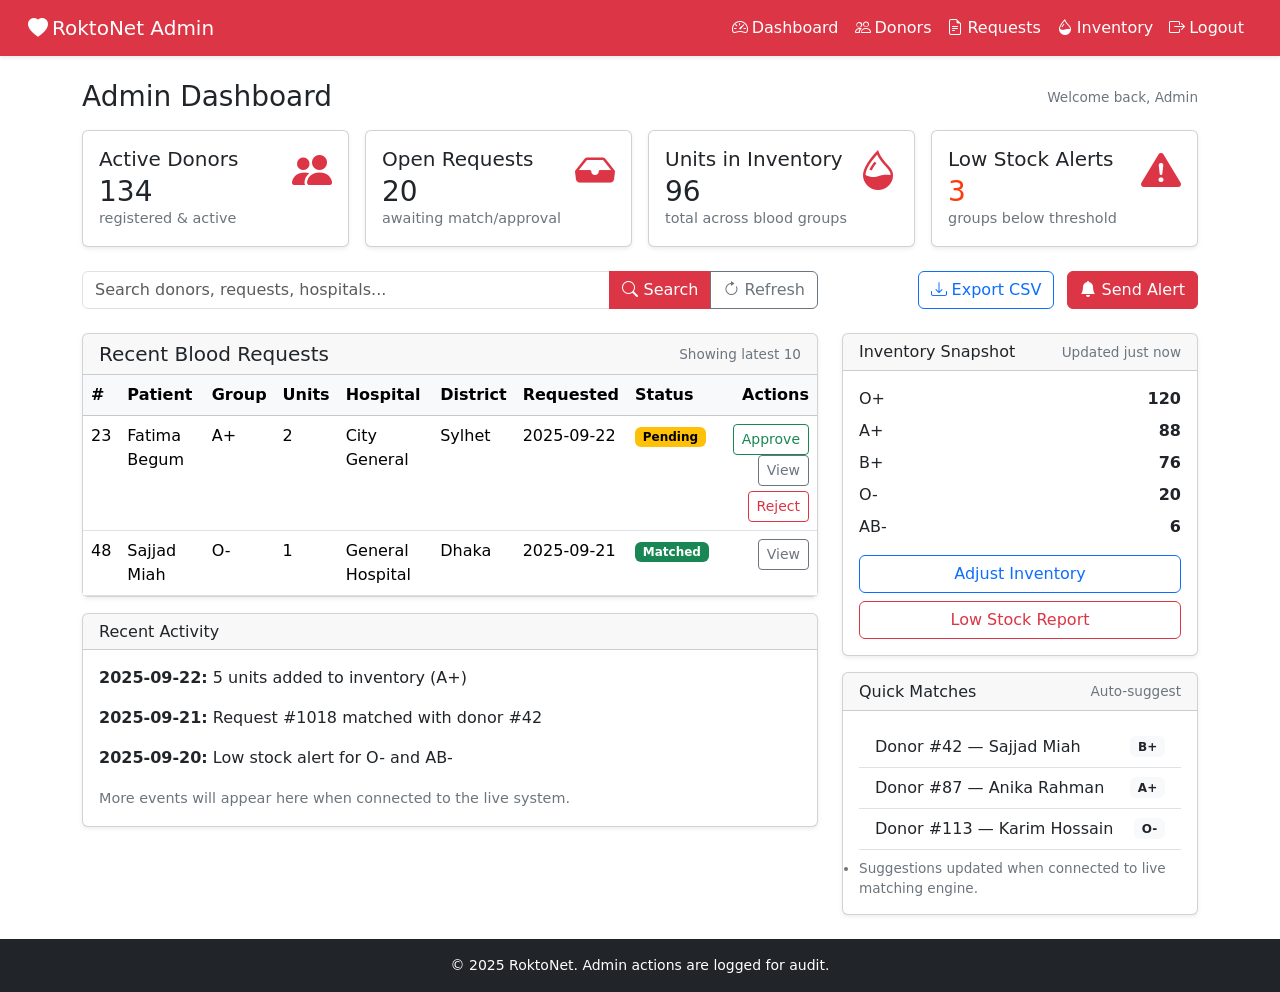
<file: admin_dashboard.html>
<!DOCTYPE html>
<html lang="en">
<head>
  <meta charset="utf-8" />
  <meta name="viewport" content="width=device-width,initial-scale=1" />
  <title>Admin Dashboard – RoktoNet</title>

  <!-- Bootstrap CSS -->
  <link href="https://cdn.jsdelivr.net/npm/bootstrap@5.3.0/dist/css/bootstrap.min.css" rel="stylesheet"/>

  <!-- Bootstrap Icons -->
  <link href="https://cdn.jsdelivr.net/npm/bootstrap-icons@1.10.5/font/bootstrap-icons.css" rel="stylesheet"/>

  <!-- Custom Styles -->
  <link rel="stylesheet" href="/static/css/style.css" />

  <style>
    .stat-card { min-height:100px; }
    .muted-small { font-size:0.9rem; color:#6c757d; }
    .table-actions .btn { padding: .25rem .5rem; }
    .badge-pending { background:#ffc107; color:#000; }
    .badge-approved { background:#198754; color:#fff; }
    .badge-rejected { background:#dc3545; color:#fff; }
    .scroll-box { max-height:300px; overflow:auto; }
    .small-muted { font-size:0.85rem; color:#6c757d; }
    .btn-outline-danger {margin-top: 5px}
  </style>
</head>
<body class="d-flex flex-column min-vh-100">

  <!-- Navbar -->
  <nav class="navbar navbar-expand-lg navbar-dark bg-danger shadow-sm">
    <div class="container-fluid">
      <a class="navbar-brand ms-3" href="index.html"><i class="bi bi-heart-fill me-1"></i>RoktoNet Admin</a>
      <div class="collapse navbar-collapse" id="navMenu">
        <ul class="navbar-nav ms-auto me-3">
          <li class="nav-item"><a class="nav-link" href="admin_dashboard.html"><i class="bi bi-speedometer2 me-1"></i>Dashboard</a></li>
          <li class="nav-item"><a class="nav-link" href="donors.html"><i class="bi bi-people me-1"></i>Donors</a></li>
          <li class="nav-item"><a class="nav-link" href="requests.html"><i class="bi bi-file-earmark-text me-1"></i>Requests</a></li>
          <li class="nav-item"><a class="nav-link" href="inventory.html"><i class="bi bi-droplet-half me-1"></i>Inventory</a></li>
          <li class="nav-item"><a class="nav-link" href="admin_login.html"><i class="bi bi-box-arrow-right me-1"></i>Logout</a></li>
        </ul>
      </div>
    </div>
  </nav>

  <!-- Main -->
  <main class="flex-grow-1 container py-4">
    <div class="d-flex justify-content-between align-items-center mb-3">
      <h3 class="mb-0">Admin Dashboard</h3>
      <div class="small-muted">Welcome back, Admin</div>
    </div>

    <!-- Top stats -->
    <div class="row g-3 mb-4">
      <div class="col-sm-6 col-md-3">
        <div class="card stat-card shadow-sm">
          <div class="card-body">
            <div class="d-flex justify-content-between">
              <div>
                <h5 class="mb-1">Active Donors</h5>
                <div class="h3 mb-0" id="stat-donors">134</div>
                <div class="muted-small">registered & active</div>
              </div>
              <div class="text-danger display-6"><i class="bi bi-people-fill"></i></div>
            </div>
          </div>
        </div>
      </div>

      <div class="col-sm-6 col-md-3">
        <div class="card stat-card shadow-sm">
          <div class="card-body">
            <div class="d-flex justify-content-between">
              <div>
                <h5 class="mb-1">Open Requests</h5>
                <div class="h3 mb-0" id="stat-requests">20</div>
                <div class="muted-small">awaiting match/approval</div>
              </div>
              <div class="text-danger display-6"><i class="bi bi-inbox-fill"></i></div>
            </div>
          </div>
        </div>
      </div>

      <div class="col-sm-6 col-md-3">
        <div class="card stat-card shadow-sm">
          <div class="card-body">
            <div class="d-flex justify-content-between">
              <div>
                <h5 class="mb-1">Units in Inventory</h5>
                <div class="h3 mb-0" id="stat-units">96</div>
                <div class="muted-small">total across blood groups</div>
              </div>
              <div class="text-danger display-6"><i class="bi bi-droplet-half"></i></div>
            </div>
          </div>
        </div>
      </div>

      <div class="col-sm-6 col-md-3">
        <div class="card stat-card shadow-sm">
          <div class="card-body">
            <div class="d-flex justify-content-between">
              <div>
                <h5 class="mb-1">Low Stock Alerts</h5>
                <div class="h3 mb-0 text-warning" id="stat-alerts">3</div>
                <div class="muted-small">groups below threshold</div>
              </div>
              <div class="text-danger display-6"><i class="bi bi-exclamation-triangle-fill"></i></div>
            </div>
          </div>
        </div>
      </div>
    </div>

    <!-- Controls row -->
    <div class="row mb-4">
      <div class="col-md-8">
        <div class="input-group">
          <input id="adminSearch" type="search" class="form-control" placeholder="Search donors, requests, hospitals..." />
          <button id="adminSearchBtn" class="btn btn-danger"><i class="bi bi-search"></i> Search</button>
          <button id="refreshBtn" class="btn btn-outline-secondary"><i class="bi bi-arrow-clockwise"></i> Refresh</button>
        </div>
      </div>
      <div class="col-md-4 text-md-end mt-2 mt-md-0">
        <button id="exportCsv" class="btn btn-outline-primary me-2"><i class="bi bi-download"></i> Export CSV</button>
        <button id="createNotice" class="btn btn-danger"><i class="bi bi-bell-fill"></i> Send Alert</button>
      </div>
    </div>

    <div class="row g-4">
      <!-- Left: Requests table -->
      <div class="col-lg-8">
        <div class="card shadow-sm">
          <div class="card-header d-flex justify-content-between align-items-center">
            <h5 class="mb-0">Recent Blood Requests</h5>
            <small class="small-muted">Showing latest 10</small>
          </div>
          <div class="card-body p-0">
            <div class="table-responsive">
              <table class="table table-hover mb-0">
                <thead class="table-light">
                  <tr>
                    <th>#</th>
                    <th>Patient</th>
                    <th>Group</th>
                    <th>Units</th>
                    <th>Hospital</th>
                    <th>District</th>
                    <th>Requested</th>
                    <th>Status</th>
                    <th class="text-end">Actions</th>
                  </tr>
                </thead>
                <tbody id="requestsTableBody">
                  <!-- JS will inject rows; sample rows below for UI -->
                  <tr>
                    <td>23</td>
                    <td>Fatima Begum</td>
                    <td>A+</td>
                    <td>2</td>
                    <td>City General</td>
                    <td>Sylhet</td>
                    <td>2025-09-22</td>
                    <td><span class="badge badge-pending">Pending</span></td>
                    <td class="text-end table-actions">
                      <button class="btn btn-sm btn-outline-success" onclick="handleApprove(1023)">Approve</button>
                      <button class="btn btn-sm btn-outline-secondary" onclick="handleView(1023)">View</button>
                      <button class="btn btn-sm btn-outline-danger" onclick="handleReject(1023)">Reject</button>
                    </td>
                  </tr>

                  <tr>
                    <td>48</td>
                    <td>Sajjad Miah</td>
                    <td>O-</td>
                    <td>1</td>
                    <td>General Hospital</td>
                    <td>Dhaka</td>
                    <td>2025-09-21</td>
                    <td><span class="badge badge-approved">Matched</span></td>
                    <td class="text-end table-actions">
                      <button class="btn btn-sm btn-outline-secondary" onclick="handleView(1018)">View</button>
                    </td>
                  </tr>

                  <!-- more rows inserted dynamically -->
                </tbody>
              </table>
            </div>
          </div>
        </div>

        <!-- Donation activity timeline -->
        <div class="card mt-3 shadow-sm">
          <div class="card-header">
            <h6 class="mb-0">Recent Activity</h6>
          </div>
          <div class="card-body">
            <ul class="list-unstyled mb-0 scroll-box" id="activityList">
              <li class="mb-3"><strong>2025-09-22:</strong> 5 units added to inventory (A+)</li>
              <li class="mb-3"><strong>2025-09-21:</strong> Request #1018 matched with donor #42</li>
              <li class="mb-3"><strong>2025-09-20:</strong> Low stock alert for O- and AB-</li>
              <li><small class="muted-small">More events will appear here when connected to the live system.</small></li>
            </ul>
          </div>
        </div>
      </div>

      <!-- Right: Inventory & quick actions -->
      <div class="col-lg-4">
        <div class="card shadow-sm mb-3">
          <div class="card-header d-flex justify-content-between align-items-center">
            <h6 class="mb-0">Inventory Snapshot</h6>
            <small class="small-muted">Updated just now</small>
          </div>
          <div class="card-body">
            <div class="mb-2 d-flex justify-content-between"><div>O+</div><div><strong id="inv-O+">120</strong></div></div>
            <div class="mb-2 d-flex justify-content-between"><div>A+</div><div><strong id="inv-A+">88</strong></div></div>
            <div class="mb-2 d-flex justify-content-between"><div>B+</div><div><strong id="inv-B+">76</strong></div></div>
            <div class="mb-2 d-flex justify-content-between"><div>O-</div><div><strong id="inv-O-">20</strong></div></div>
            <div class="mb-2 d-flex justify-content-between"><div>AB-</div><div><strong id="inv-AB-">6</strong></div></div>

            <div class="d-grid mt-3">
              <button class="btn btn-outline-primary" onclick="handleAdjustInventory()">Adjust Inventory</button>
              <button class="btn btn-outline-danger mt-2" onclick="handleLowStockReport()">Low Stock Report</button>
            </div>
          </div>
        </div>

        <div class="card shadow-sm">
          <div class="card-header d-flex justify-content-between align-items-center">
            <h6 class="mb-0">Quick Matches</h6>
            <small class="small-muted">Auto-suggest</small>
          </div>
          <div class="card-body card-overflow">
            <ul class="list-group list-group-flush" id="matchSuggestions">
              <li class="list-group-item d-flex justify-content-between align-items-center">
                Donor #42 — Sajjad Miah <span class="badge bg-light text-dark">B+</span>
              </li>
              <li class="list-group-item d-flex justify-content-between align-items-center">
                Donor #87 — Anika Rahman <span class="badge bg-light text-dark">A+</span>
              </li>
              <li class="list-group-item d-flex justify-content-between align-items-center">
                Donor #113 — Karim Hossain <span class="badge bg-light text-dark">O-</span>
              </li>
              <li class="mt-2 small-muted">Suggestions updated when connected to live matching engine.</li>
            </ul>
          </div>
        </div>

      </div>
    </div>
  </main>

  <!-- Footer -->
  <footer class="bg-dark text-white py-3 mt-auto">
    <div class="container text-center small">
      &copy; 2025 RoktoNet. Admin actions are logged for audit.
    </div>
  </footer>

  <!-- Bootstrap JS -->
  <script src="https://cdn.jsdelivr.net/npm/bootstrap@5.3.0/dist/js/bootstrap.bundle.min.js"></script>

  <!-- Page JS (frontend-only simulation and helpers) -->
  <script>
    // Sample client-side handlers for UI interactions (frontend-only)
    function handleApprove(id) {
      if (!confirm('Approve request #' + id + '?')) return;
      // simulate approve action
      alert('Request #' + id + ' approved (frontend simulation).');
      // update UI: change badge in table if present
      const rows = document.querySelectorAll('#requestsTableBody tr');
      rows.forEach(r => {
        if (r.firstElementChild && r.firstElementChild.textContent.trim() == String(id)) {
          const badge = r.querySelector('td:nth-child(8) span');
          if (badge) { badge.className = 'badge badge-approved'; badge.textContent = 'Matched'; }
          // remove approve button
          const approveBtn = r.querySelector('.btn-outline-success');
          if (approveBtn) approveBtn.remove();
        }
      });
    }

    function handleReject(id) {
      if (!confirm('Reject request #' + id + '?')) return;
      alert('Request #' + id + ' rejected (frontend simulation).');
      const rows = document.querySelectorAll('#requestsTableBody tr');
      rows.forEach(r => {
        if (r.firstElementChild && r.firstElementChild.textContent.trim() == String(id)) {
          const badge = r.querySelector('td:nth-child(8) span');
          if (badge) { badge.className = 'badge badge-rejected'; badge.textContent = 'Rejected'; }
        }
      });
    }

    function handleView(id) {
      // navigate to a static request details page (or popup)
      window.location.href = `request/${id}.html`;
    }

    function handleAdjustInventory() {
      alert('Open inventory adjustment modal (frontend simulation).');
    }

    function handleLowStockReport() {
      alert('Generate low stock report (frontend simulation).');
    }

    // Search and refresh (simulate)
    document.getElementById('adminSearchBtn').addEventListener('click', () => {
      const q = document.getElementById('adminSearch').value.trim();
      alert('Search for: ' + (q || '(empty)') + ' (frontend simulation).');
    });
    document.getElementById('refreshBtn').addEventListener('click', () => {
      alert('Refreshing dashboard data (frontend simulation).');
    });

    // Export CSV (frontend only): create CSV from sample table rows
    document.getElementById('exportCsv').addEventListener('click', () => {
      const rows = [
        ['id','patient','group','units','hospital','district','date','status'],
        ['1023','Fatima Begum','A+','2','City General','Sylhet','2025-09-22','Pending'],
        ['1018','Karim Hossain','O-','1','General Hospital','Dhaka','2025-09-21','Matched']
      ];
      const csv = rows.map(r => r.map(cell => `"${String(cell).replace(/"/g,'""')}"`).join(',')).join('\n');
      const blob = new Blob([csv], { type: 'text/csv' });
      const url = URL.createObjectURL(blob);
      const a = document.createElement('a');
      a.href = url; a.download = 'requests_export.csv';
      document.body.appendChild(a); a.click(); a.remove();
      URL.revokeObjectURL(url);
    });

    // Send alert (simulate)
    document.getElementById('createNotice').addEventListener('click', () => {
      const msg = prompt('Compose alert message to donors (frontend simulation):', 'Urgent: O- donors needed in Dhaka.');
      if (msg) alert('Alert sent (frontend simulation): ' + msg);
    });

    // Initial console hint
    console.info('Admin dashboard loaded. This is a frontend-only mock. Connect to backend APIs to make actions real.');
  </script>
</body>
</html>
</file>
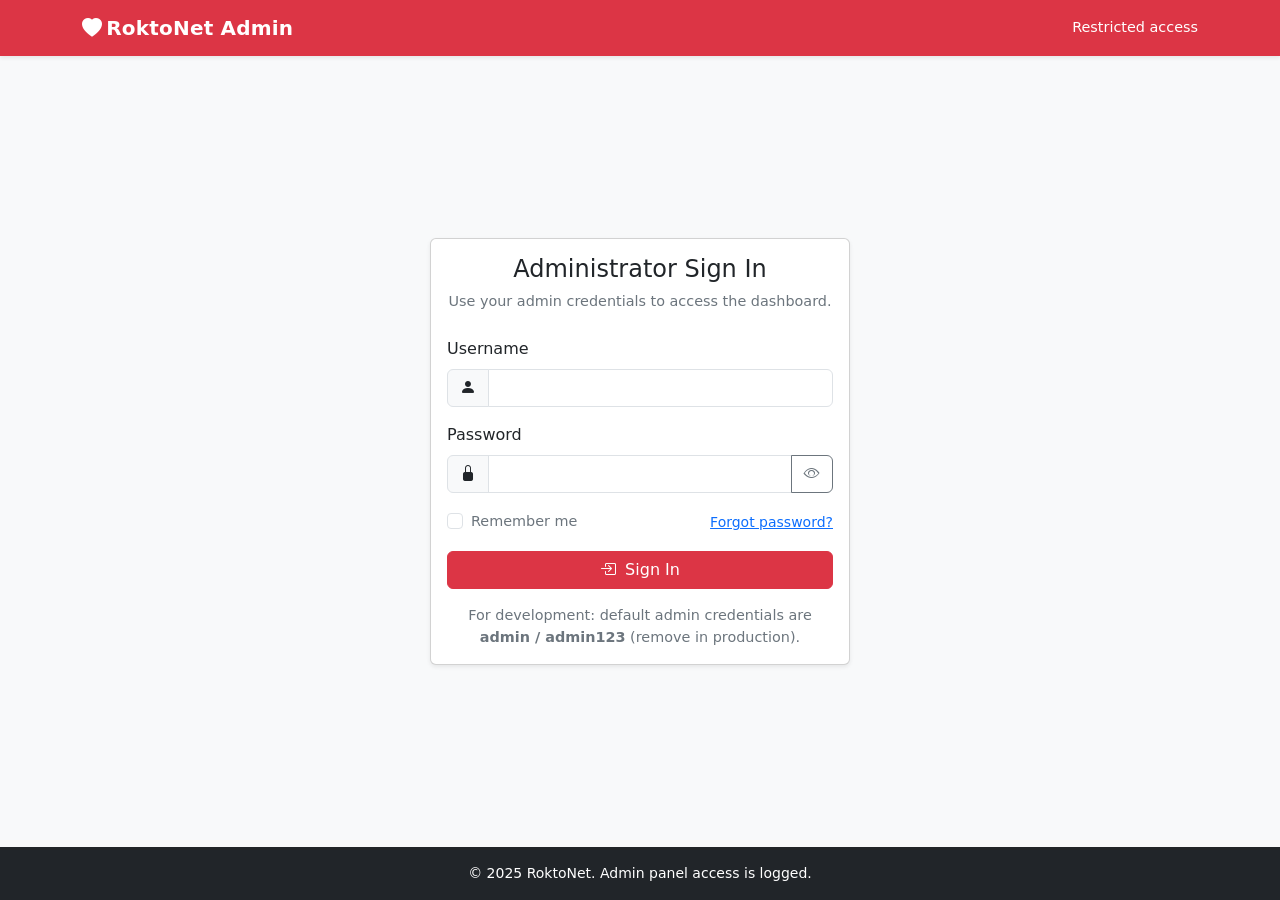
<file: admin_login.html>
<!DOCTYPE html>
<html lang="en">
<head>
  <meta charset="utf-8" />
  <meta name="viewport" content="width=device-width,initial-scale=1" />
  <title>Admin Login – RoktoNet</title>

  <!-- Bootstrap CSS -->
  <link href="https://cdn.jsdelivr.net/npm/bootstrap@5.3.0/dist/css/bootstrap.min.css" rel="stylesheet"/>

  <!-- Bootstrap Icons -->
  <link href="https://cdn.jsdelivr.net/npm/bootstrap-icons@1.10.5/font/bootstrap-icons.css" rel="stylesheet"/>

  <!-- Custom Styles -->
  <link rel="stylesheet" href="/static/css/style.css" />

  <style>
    .login-card { max-width:420px; margin:40px auto; }
    .brand { font-weight:700; letter-spacing:0.2px; }
    .muted-small { font-size:0.9rem; color:#6c757d; }
  </style>
</head>
<body class="d-flex flex-column min-vh-100 bg-light">

  <!-- Navbar -->
  <nav class="navbar navbar-dark bg-danger shadow-sm">
    <div class="container">
      <a class="navbar-brand brand" href="index.html">
        <i class="bi bi-heart-fill me-1"></i>RoktoNet Admin
      </a>
      <div class="text-white muted-small">Restricted access</div>
    </div>
  </nav>

  <!-- Login Card -->
  <main class="flex-grow-1 d-flex align-items-center">
    <div class="card login-card shadow-sm">
      <div class="card-body">
        <h4 class="card-title mb-2 text-center">Administrator Sign In</h4>
        <p class="text-center muted-small mb-4">Use your admin credentials to access the dashboard.</p>

        <form id="adminLoginForm" class="needs-validation" novalidate>
          <div class="mb-3">
            <label for="username" class="form-label">Username</label>
            <div class="input-group">
              <span class="input-group-text"><i class="bi bi-person-fill"></i></span>
              <input type="text" id="username" name="username" class="form-control" placeholder="" required />
            </div>
            <div class="invalid-feedback">Enter your admin username.</div>
          </div>

          <div class="mb-3">
            <label for="password" class="form-label">Password</label>
            <div class="input-group">
              <span class="input-group-text"><i class="bi bi-lock-fill"></i></span>
              <input type="password" id="password" name="password" class="form-control" placeholder="" required />
              <button class="btn btn-outline-secondary" type="button" id="togglePwd" title="Show/Hide password">
                <i class="bi bi-eye"></i>
              </button>
            </div>
            <div class="invalid-feedback">Enter your password.</div>
          </div>

          <div class="d-flex justify-content-between align-items-center mb-3">
            <div class="form-check">
              <input class="form-check-input" type="checkbox" id="remember" />
              <label class="form-check-label muted-small" for="remember">Remember me</label>
            </div>
            <a href="forgot_password.html" class="small">Forgot password?</a>
          </div>

          <div id="alertBox" class="alert d-none" role="alert"></div>

          <div class="d-grid mb-3">
            <button id="loginBtn" type="submit" class="btn btn-danger">
              <i class="bi bi-box-arrow-in-right me-1"></i> Sign In
            </button>
          </div>

          <div class="text-center muted-small">
            For development: default admin credentials are <strong>admin / admin123</strong> (remove in production).
          </div>
        </form>
      </div>
    </div>
  </main>

  <!-- Footer -->
  <footer class="bg-dark text-white py-3 mt-auto">
    <div class="container text-center small">
      &copy; 2025 RoktoNet. Admin panel access is logged.
    </div>
  </footer>

  <!-- Bootstrap JS Bundle -->
  <script src="https://cdn.jsdelivr.net/npm/bootstrap@5.3.0/dist/js/bootstrap.bundle.min.js"></script>

  <!-- Frontend-only JS: validation + simulated login -->
  <script>
    const form = document.getElementById('adminLoginForm');
    const alertBox = document.getElementById('alertBox');
    const togglePwd = document.getElementById('togglePwd');
    const pwdInput = document.getElementById('password');

    // Toggle password visibility
    togglePwd.addEventListener('click', () => {
      const type = pwdInput.type === 'password' ? 'text' : 'password';
      pwdInput.type = type;
      togglePwd.innerHTML = type === 'text' ? '<i class="bi bi-eye-slash"></i>' : '<i class="bi bi-eye"></i>';
    });

    // Basic client-side validation and simulated authentication for frontend testing
    form.addEventListener('submit', async (e) => {
      e.preventDefault();
      e.stopPropagation();
      form.classList.add('was-validated');
      alertBox.classList.add('d-none');

      if (!form.checkValidity()) {
        alertBox.className = 'alert alert-danger';
        alertBox.textContent = 'Please fix the errors and try again.';
        alertBox.classList.remove('d-none');
        return;
      }

      const payload = { username: form.username.value.trim(), password: form.password.value };

      // Simulate network call: in production replace with POST /admin/login
      try {
        // Simulated delay
        await new Promise(r => setTimeout(r, 600));

        // Simple front-end-only check (replace with real auth)
        if (payload.username === 'admin' && payload.password === 'admin123') {
          alertBox.className = 'alert alert-success';
          alertBox.textContent = 'Login successful. Redirecting to admin dashboard...';
          alertBox.classList.remove('d-none');
          setTimeout(() => window.location.href = 'admin_dashboard.html', 900);
          return;
        } else {
          alertBox.className = 'alert alert-danger';
          alertBox.textContent = 'Invalid credentials. For frontend testing use admin / admin123.';
          alertBox.classList.remove('d-none');
          return;
        }
      } catch (err) {
        console.error(err);
        alertBox.className = 'alert alert-warning';
        alertBox.textContent = 'Unexpected error (frontend simulation).';
        alertBox.classList.remove('d-none');
      }
    });
  </script>
</body>
</html>
</file>
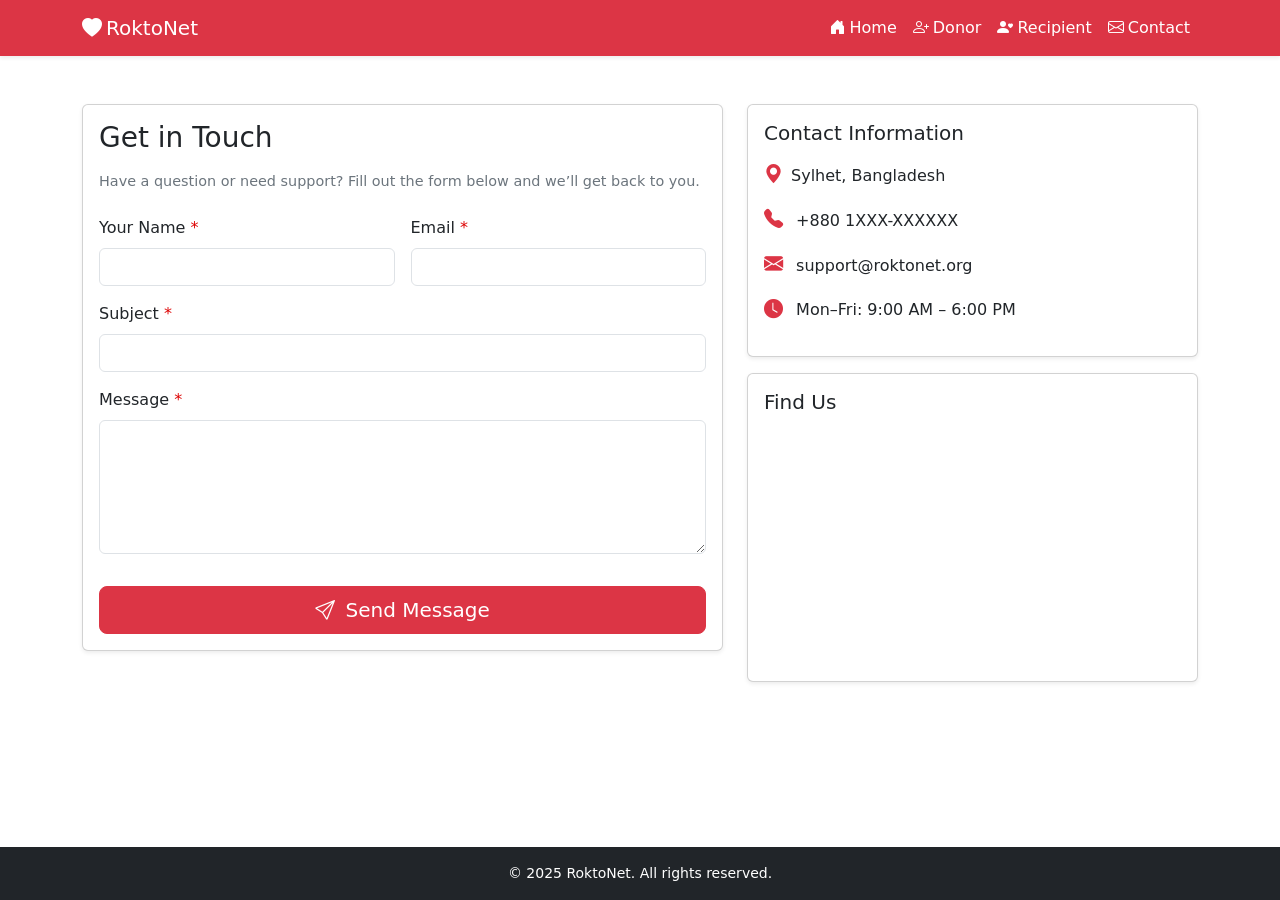
<file: contact.html>
<!DOCTYPE html>
<html lang="en">
<head>
  <meta charset="utf-8"/>
  <meta name="viewport" content="width=device-width,initial-scale=1"/>
  <title>Contact Us – RoktoNet</title>

  <!-- Bootstrap CSS -->
  <link href="https://cdn.jsdelivr.net/npm/bootstrap@5.3.0/dist/css/bootstrap.min.css" rel="stylesheet"/>

  <!-- Bootstrap Icons -->
  <link href="https://cdn.jsdelivr.net/npm/bootstrap-icons@1.10.5/font/bootstrap-icons.css" rel="stylesheet"/>

  <!-- Custom Styles -->
  <link rel="stylesheet" href="/static/css/style.css"/>

  <style>
    .required:after { content:" *"; color:#d00; }
    .muted-small { font-size:0.9rem; color:#6c757d; }
    .contact-info i { font-size:1.2rem; width:24px; }
  </style>
</head>
<body class="d-flex flex-column min-vh-100">

  <!-- Navbar -->
  <nav class="navbar navbar-expand-lg navbar-dark bg-danger shadow-sm">
    <div class="container">
      <a class="navbar-brand" href="index.html"><i class="bi bi-heart-fill me-1"></i>RoktoNet</a>
      <button class="navbar-toggler" type="button" data-bs-toggle="collapse" data-bs-target="#navMenu">
        <span class="navbar-toggler-icon"></span>
      </button>
      <div class="collapse navbar-collapse" id="navMenu">
        <ul class="navbar-nav ms-auto">
          <li class="nav-item"><a class="nav-link" href="index.html"><i class="bi bi-house-door-fill me-1"></i>Home</a></li>
          <li class="nav-item"><a class="nav-link" href="donor_register.html"><i class="bi bi-person-plus me-1"></i>Donor</a></li>
          <li class="nav-item"><a class="nav-link" href="recipient_register.html"><i class="bi bi-person-heart me-1"></i>Recipient</a></li>
          <li class="nav-item"><a class="nav-link active" href="contact.html"><i class="bi bi-envelope me-1"></i>Contact</a></li>
        </ul>
      </div>
    </div>
  </nav>

  <!-- Main -->
  <main class="flex-grow-1 container py-5">
    <div class="row g-4">
      <!-- Contact Form -->
      <div class="col-lg-7">
        <div class="card shadow-sm">
          <div class="card-body">
            <h3 class="card-title mb-3">Get in Touch</h3>
            <p class="muted-small mb-4">Have a question or need support? Fill out the form below and we’ll get back to you.</p>

            <form id="contactForm" class="needs-validation" novalidate>
              <div class="row g-3">
                <div class="col-md-6">
                  <label for="name" class="form-label required">Your Name</label>
                  <input type="text" id="name" name="name" class="form-control" required/>
                  <div class="invalid-feedback">Please enter your name.</div>
                </div>
                <div class="col-md-6">
                  <label for="email" class="form-label required">Email</label>
                  <input type="email" id="email" name="email" class="form-control" required/>
                  <div class="invalid-feedback">Please enter a valid email.</div>
                </div>
                <div class="col-12">
                  <label for="subject" class="form-label required">Subject</label>
                  <input type="text" id="subject" name="subject" class="form-control" required/>
                  <div class="invalid-feedback">Please enter a subject.</div>
                </div>
                <div class="col-12">
                  <label for="message" class="form-label required">Message</label>
                  <textarea id="message" name="message" class="form-control" rows="5" required></textarea>
                  <div class="invalid-feedback">Please enter your message.</div>
                </div>
                <div class="col-12">
                  <div id="formAlert" class="alert d-none" role="alert"></div>
                </div>
                <div class="col-12 d-grid">
                  <button type="submit" class="btn btn-danger btn-lg">
                    <i class="bi bi-send me-1"></i> Send Message
                  </button>
                </div>
              </div>
            </form>
          </div>
        </div>
      </div>

      <!-- Contact Info -->
      <div class="col-lg-5">
        <div class="card shadow-sm mb-3">
          <div class="card-body contact-info">
            <h5 class="card-title mb-3">Contact Information</h5>
            <p><i class="bi bi-geo-alt-fill text-danger me-2"></i>Sylhet, Bangladesh</p>
            <p><i class="bi bi-telephone-fill text-danger me-2"></i> +880 1XXX-XXXXXX</p>
            <p><i class="bi bi-envelope-fill text-danger me-2"></i> support@roktonet.org</p>
            <p><i class="bi bi-clock-fill text-danger me-2"></i> Mon–Fri: 9:00 AM – 6:00 PM</p>
          </div>
        </div>

        <div class="card shadow-sm">
          <div class="card-body">
            <h5 class="card-title mb-3">Find Us</h5>
            <div class="ratio ratio-16x9">
              <!-- Replace src with actual Google Maps embed link -->
              <iframe src="https://maps.google.com/maps?q=Chattogram,%20Bangladesh&t=&z=13&ie=UTF8&iwloc=&output=embed" style="border:0;" allowfullscreen="" loading="lazy"></iframe>
            </div>
          </div>
        </div>
      </div>
    </div>
  </main>

  <!-- Footer -->
  <footer class="bg-dark text-white py-3 mt-auto">
    <div class="container text-center small">
      &copy; 2025 RoktoNet. All rights reserved.
    </div>
  </footer>

  <!-- Bootstrap JS -->
  <script src="https://cdn.jsdelivr.net/npm/bootstrap@5.3.0/dist/js/bootstrap.bundle.min.js"></script>

  <!-- Page JS: frontend-only validation + simulated send -->
  <script>
    const form = document.getElementById('contactForm');
    const formAlert = document.getElementById('formAlert');

    form.addEventListener('submit', async (e) => {
      e.preventDefault();
      e.stopPropagation();
      form.classList.add('was-validated');

      if (!form.checkValidity()) {
        formAlert.className = 'alert alert-danger';
        formAlert.textContent = 'Please fix the errors before sending.';
        formAlert.classList.remove('d-none');
        return;
      }

      formAlert.className = 'alert alert-info';
      formAlert.textContent = 'Sending message...';
      formAlert.classList.remove('d-none');

      // Simulate API call
      try {
        await new Promise(r => setTimeout(r, 800));
        formAlert.className = 'alert alert-success';
        formAlert.textContent = 'Message sent successfully. We will contact you soon.';
        form.reset();
        form.classList.remove('was-validated');
      } catch (err) {
        formAlert.className = 'alert alert-danger';
        formAlert.textContent = 'Error sending message (frontend simulation).';
      }
    });
  </script>
</body>
</html>
</file>
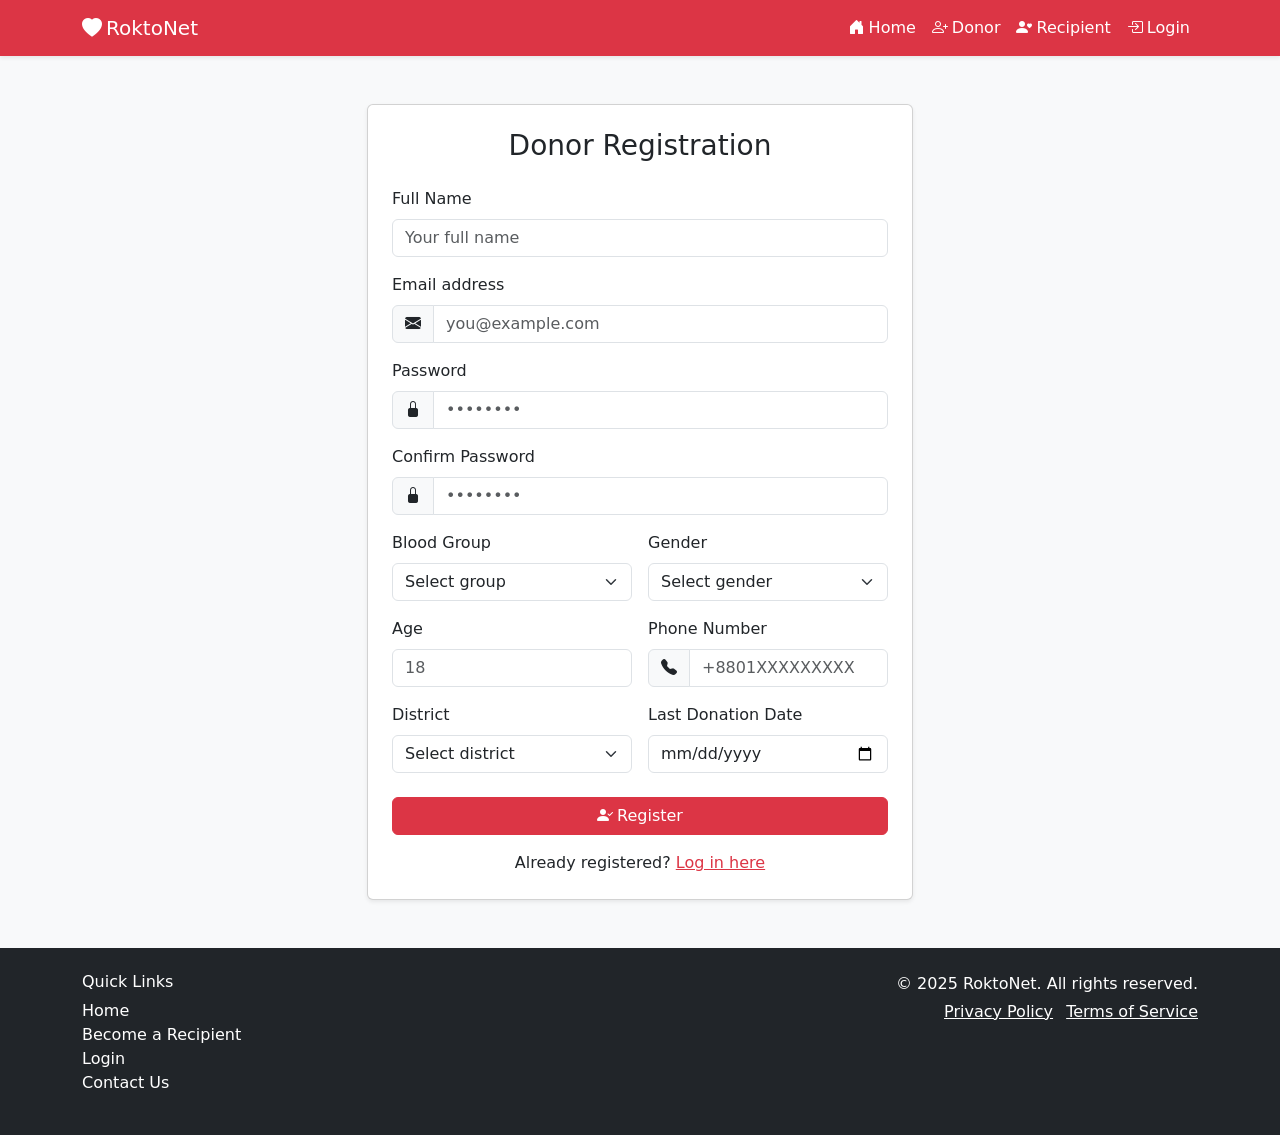
<file: donor_register.html>
<!DOCTYPE html>
<html lang="en">
<head>
  <meta charset="UTF-8" />
  <meta name="viewport" content="width=device-width, initial-scale=1" />
  <title>Donor Registration – RoktoNet</title>

  <!-- Bootstrap CSS -->
  <link
    href="https://cdn.jsdelivr.net/npm/bootstrap@5.3.0/dist/css/bootstrap.min.css"
    rel="stylesheet"
  />

  <!-- Bootstrap Icons -->
  <link
    href="https://cdn.jsdelivr.net/npm/bootstrap-icons@1.10.5/font/bootstrap-icons.css"
    rel="stylesheet"
  />

  <!-- Custom Styles -->
  <link rel="stylesheet" href="/static/css/style.css" />
</head>
<body class="d-flex flex-column min-vh-100">

  <!-- Navbar -->
  <nav class="navbar navbar-expand-lg navbar-dark bg-danger shadow-sm">
    <div class="container">
      <a class="navbar-brand" href="index.html">
        <i class="bi bi-heart-fill me-1"></i>RoktoNet
      </a>
      <button
        class="navbar-toggler"
        type="button"
        data-bs-toggle="collapse"
        data-bs-target="#navMenu"
      >
        <span class="navbar-toggler-icon"></span>
      </button>
      <div class="collapse navbar-collapse" id="navMenu">
        <ul class="navbar-nav ms-auto">
          <li class="nav-item">
            <a class="nav-link" href="index.html">
              <i class="bi bi-house-door-fill me-1"></i>Home
            </a>
          </li>
          <li class="nav-item">
            <a class="nav-link active" href="donor_register.html">
              <i class="bi bi-person-plus me-1"></i>Donor
            </a>
          </li>
          <li class="nav-item">
            <a class="nav-link" href="recipient_register.html">
              <i class="bi bi-person-heart me-1"></i>Recipient
            </a>
          </li>
          <li class="nav-item">
            <a class="nav-link" href="login.html">
              <i class="bi bi-box-arrow-in-right me-1"></i>Login
            </a>
          </li>
        </ul>
      </div>
    </div>
  </nav>

  <!-- Donor Registration Form -->
  <main class="flex-grow-1 d-flex align-items-center py-5 bg-light">
    <div class="container">
      <div class="row justify-content-center">
        <div class="col-md-8 col-lg-6">
          <div class="card shadow-sm">
            <div class="card-body p-4">
              <h3 class="card-title mb-4 text-center">Donor Registration</h3>
              <form action="/donor/register" method="post">
                <!-- Full Name -->
                <div class="mb-3">
                  <label for="full_name" class="form-label">Full Name</label>
                  <input
                    type="text"
                    class="form-control"
                    id="full_name"
                    name="full_name"
                    placeholder="Your full name"
                    required
                  />
                </div>

                <!-- Email Address -->
                <div class="mb-3">
                  <label for="email" class="form-label">Email address</label>
                  <div class="input-group">
                    <span class="input-group-text">
                      <i class="bi bi-envelope-fill"></i>
                    </span>
                    <input
                      type="email"
                      class="form-control"
                      id="email"
                      name="email"
                      placeholder="you@example.com"
                      required
                    />
                  </div>
                </div>

                <!-- Password -->
                <div class="mb-3">
                  <label for="password" class="form-label">Password</label>
                  <div class="input-group">
                    <span class="input-group-text">
                      <i class="bi bi-lock-fill"></i>
                    </span>
                    <input
                      type="password"
                      class="form-control"
                      id="password"
                      name="password"
                      placeholder="••••••••"
                      required
                    />
                  </div>
                </div>

                <!-- Confirm Password -->
                <div class="mb-3">
                  <label for="confirm_password" class="form-label">Confirm Password</label>
                  <div class="input-group">
                    <span class="input-group-text">
                      <i class="bi bi-lock-fill"></i>
                    </span>
                    <input
                      type="password"
                      class="form-control"
                      id="confirm_password"
                      name="confirm_password"
                      placeholder="••••••••"
                      required
                    />
                  </div>
                </div>

                <!-- Blood Group & Gender -->
                <div class="row g-3 mb-3">
                  <div class="col-md-6">
                    <label for="blood_group" class="form-label">Blood Group</label>
                    <select class="form-select" id="blood_group" name="blood_group" required>
                      <option selected disabled>Select group</option>
                      <option value="A+">A+</option>
                      <option value="A-">A−</option>
                      <option value="B+">B+</option>
                      <option value="B-">B−</option>
                      <option value="O+">O+</option>
                      <option value="O-">O−</option>
                      <option value="AB+">AB+</option>
                      <option value="AB-">AB−</option>
                    </select>
                  </div>
                  <div class="col-md-6">
                    <label for="gender" class="form-label">Gender</label>
                    <select class="form-select" id="gender" name="gender" required>
                      <option selected disabled>Select gender</option>
                      <option value="Male">Male</option>
                      <option value="Female">Female</option>
                      <option value="Other">Other</option>
                    </select>
                  </div>
                </div>

                <!-- Age & Phone Number -->
                <div class="row g-3 mb-3">
                  <div class="col-md-6">
                    <label for="age" class="form-label">Age</label>
                    <input
                      type="number"
                      class="form-control"
                      id="age"
                      name="age"
                      min="18"
                      max="65"
                      placeholder="18"
                      required
                    />
                  </div>
                  <div class="col-md-6">
                    <label for="phone" class="form-label">Phone Number</label>
                    <div class="input-group">
                      <span class="input-group-text">
                        <i class="bi bi-telephone-fill"></i>
                      </span>
                      <input
                        type="tel"
                        class="form-control"
                        id="phone"
                        name="phone"
                        placeholder="+8801XXXXXXXXX"
                        required
                      />
                    </div>
                  </div>
                </div>

                <!-- District & Last Donation Date -->
                <div class="row g-3 mb-4">
                  <div class="col-md-6">
                    <label for="district" class="form-label">District</label>
                    <select class="form-select" id="district" name="district" required>
                      <option selected disabled>Select district</option>
                      <option>Dhaka</option>
                      <option>Chattogram</option>
                      <option>Sylhet</option>
                      <option>Rajshahi</option>
                      <!-- add more -->
                    </select>
                  </div>
                  <div class="col-md-6">
                    <label for="last_donation" class="form-label">Last Donation Date</label>
                    <input
                      type="date"
                      class="form-control"
                      id="last_donation"
                      name="last_donation"
                    />
                  </div>
                </div>

                <!-- Submit -->
                <div class="d-grid mb-3">
                  <button type="submit" class="btn btn-danger">
                    <i class="bi bi-person-check-fill me-1"></i>Register
                  </button>
                </div>

                <!-- Sign-in Link -->
                <p class="text-center mb-0">
                  Already registered?
                  <a href="login.html" class="link-danger">Log in here</a>
                </p>
              </form>
            </div>
          </div>
        </div>
      </div>
    </div>
  </main>

  <!-- Footer -->
  <footer class="bg-dark text-white py-4 mt-auto">
    <div class="container d-flex flex-column flex-md-row justify-content-between">
      <div>
        <h6>Quick Links</h6>
        <ul class="list-unstyled">
          <li><a href="index.html" class="text-white">Home</a></li>
          <li><a href="recipient_register.html" class="text-white">Become a Recipient</a></li>
          <li><a href="login.html" class="text-white">Login</a></li>
          <li><a href="contact.html" class="text-white">Contact Us</a></li>
        </ul>
      </div>
      <div class="text-md-end mt-3 mt-md-0">
        <p class="mb-1">&copy; 2025 RoktoNet. All rights reserved.</p>
        <a href="privacy.html" class="text-white me-2">Privacy Policy</a>
        <a href="terms.html" class="text-white">Terms of Service</a>
      </div>
    </div>
  </footer>

  <!-- Bootstrap JS Bundle -->
  <script
    src="https://cdn.jsdelivr.net/npm/bootstrap@5.3.0/dist/js/bootstrap.bundle.min.js"
  ></script>
</body>
</html>
</file>
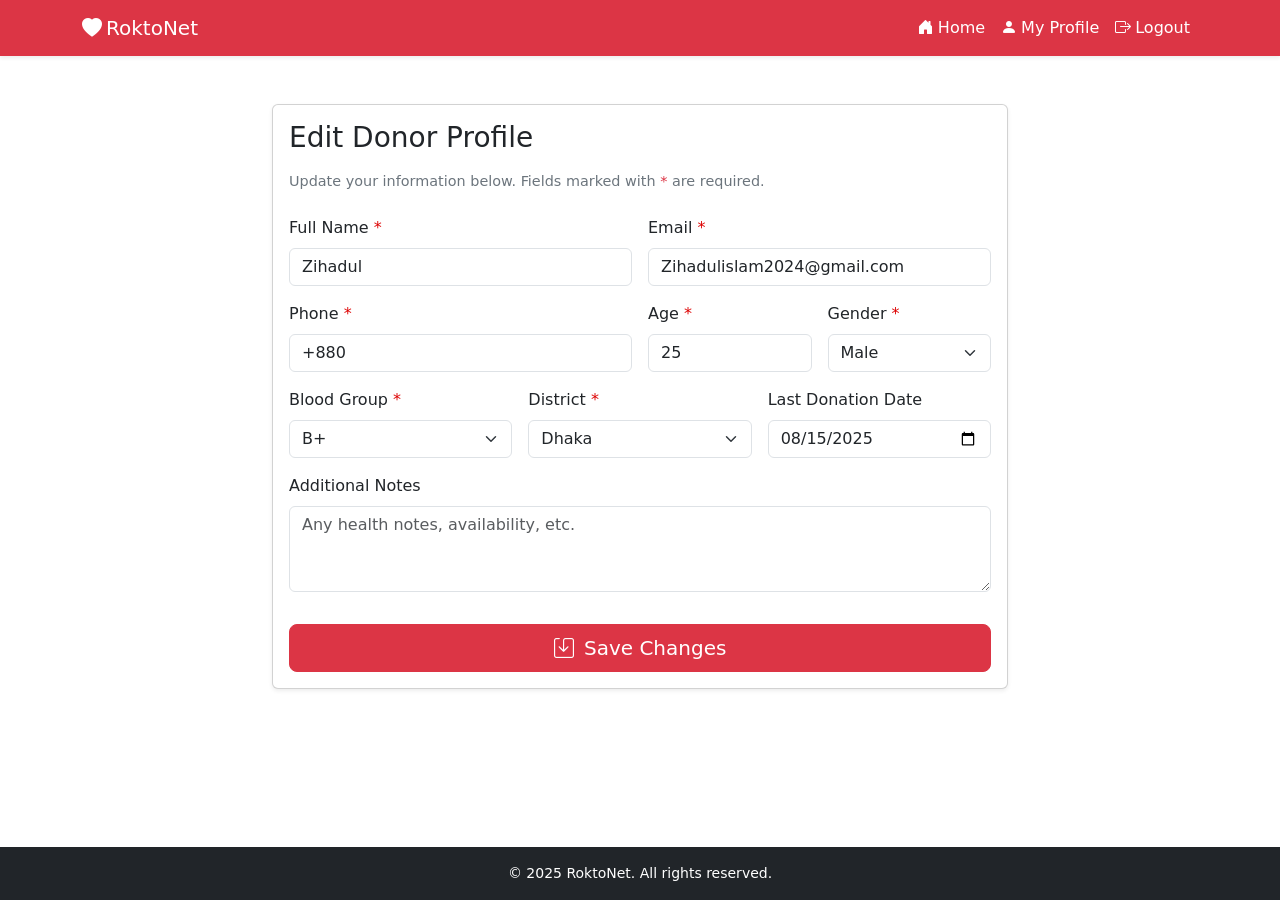
<file: edit_donor.html>
<!DOCTYPE html>
<html lang="en">
<head>
  <meta charset="utf-8"/>
  <meta name="viewport" content="width=device-width,initial-scale=1"/>
  <title>Edit Donor Profile – RoktoNet</title>

  <!-- Bootstrap CSS -->
  <link href="https://cdn.jsdelivr.net/npm/bootstrap@5.3.0/dist/css/bootstrap.min.css" rel="stylesheet"/>

  <!-- Bootstrap Icons -->
  <link href="https://cdn.jsdelivr.net/npm/bootstrap-icons@1.10.5/font/bootstrap-icons.css" rel="stylesheet"/>

  <!-- Custom Styles -->
  <link rel="stylesheet" href="/static/css/style.css"/>

  <style>
    .required:after { content:" *"; color:#d00; }
    .muted-small { font-size:0.9rem; color:#6c757d; }
  </style>
</head>
<body class="d-flex flex-column min-vh-100">

  <!-- Navbar -->
  <nav class="navbar navbar-expand-lg navbar-dark bg-danger shadow-sm">
    <div class="container">
      <a class="navbar-brand" href="index.html"><i class="bi bi-heart-fill me-1"></i>RoktoNet</a>
      <button class="navbar-toggler" type="button" data-bs-toggle="collapse" data-bs-target="#navMenu">
        <span class="navbar-toggler-icon"></span>
      </button>
      <div class="collapse navbar-collapse" id="navMenu">
        <ul class="navbar-nav ms-auto">
          <li class="nav-item"><a class="nav-link" href="index.html"><i class="bi bi-house-door-fill me-1"></i>Home</a></li>
          <li class="nav-item"><a class="nav-link active" href="donor_profile.html"><i class="bi bi-person-fill me-1"></i>My Profile</a></li>
          <li class="nav-item"><a class="nav-link" href="logout.html"><i class="bi bi-box-arrow-right me-1"></i>Logout</a></li>
        </ul>
      </div>
    </div>
  </nav>

  <!-- Main -->
  <main class="flex-grow-1 container py-5">
    <div class="row justify-content-center">
      <div class="col-lg-8">
        <div class="card shadow-sm">
          <div class="card-body">
            <h3 class="card-title mb-3">Edit Donor Profile</h3>
            <p class="muted-small mb-4">Update your information below. Fields marked with <span class="text-danger">*</span> are required.</p>

            <form id="editDonorForm" class="needs-validation" novalidate>
              <div class="row g-3">

                <div class="col-md-6">
                  <label for="full_name" class="form-label required">Full Name</label>
                  <input type="text" id="full_name" name="full_name" class="form-control" value="Zihadul" required/>
                  <div class="invalid-feedback">Please enter your full name.</div>
                </div>

                <div class="col-md-6">
                  <label for="email" class="form-label required">Email</label>
                  <input type="email" id="email" name="email" class="form-control" value="Zihadulislam2024@gmail.com" required/>
                  <div class="invalid-feedback">Please enter a valid email.</div>
                </div>

                <div class="col-md-6">
                  <label for="phone" class="form-label required">Phone</label>
                  <input type="tel" id="phone" name="phone" class="form-control" value="+880" required/>
                  <div class="invalid-feedback">Please enter a valid phone number.</div>
                </div>

                <div class="col-md-3">
                  <label for="age" class="form-label required">Age</label>
                  <input type="number" id="age" name="age" class="form-control" value="25" min="18" required/>
                  <div class="invalid-feedback">Enter a valid age (18+).</div>
                </div>

                <div class="col-md-3">
                  <label for="gender" class="form-label required">Gender</label>
                  <select id="gender" name="gender" class="form-select" required>
                    <option value="">Select</option>
                    <option selected>Male</option>
                    <option>Female</option>
                    <option>Other</option>
                  </select>
                  <div class="invalid-feedback">Please select gender.</div>
                </div>

                <div class="col-md-4">
                  <label for="blood_group" class="form-label required">Blood Group</label>
                  <select id="blood_group" name="blood_group" class="form-select" required>
                    <option value="">Select</option>
                    <option selected>B+</option>
                    <option>A+</option><option>A-</option>
                    <option>B-</option><option>O+</option><option>O-</option>
                    <option>AB+</option><option>AB-</option>
                  </select>
                  <div class="invalid-feedback">Please select your blood group.</div>
                </div>

                <div class="col-md-4">
                  <label for="district" class="form-label required">District</label>
                  <select id="district" name="district" class="form-select" required>
                    <option value="">Select</option>
                    <option selected>Dhaka</option>
                    <option>Chattogram</option><option>Sylhet</option><option>Rajshahi</option>
                  </select>
                  <div class="invalid-feedback">Please select your district.</div>
                </div>

                <div class="col-md-4">
                  <label for="last_donation" class="form-label">Last Donation Date</label>
                  <input type="date" id="last_donation" name="last_donation" class="form-control" value="2025-08-15"/>
                </div>

                <div class="col-12">
                  <label for="notes" class="form-label">Additional Notes</label>
                  <textarea id="notes" name="notes" class="form-control" rows="3" placeholder="Any health notes, availability, etc."></textarea>
                </div>

                <div class="col-12">
                  <div id="formAlert" class="alert d-none" role="alert"></div>
                </div>

                <div class="col-12 d-grid">
                  <button id="saveBtn" type="submit" class="btn btn-danger btn-lg">
                    <i class="bi bi-save me-1"></i> Save Changes
                  </button>
                </div>

              </div>
            </form>
          </div>
        </div>
      </div>
    </div>
  </main>

  <!-- Footer -->
  <footer class="bg-dark text-white py-3 mt-auto">
    <div class="container text-center small">
      &copy; 2025 RoktoNet. All rights reserved.
    </div>
  </footer>

  <!-- Bootstrap JS -->
  <script src="https://cdn.jsdelivr.net/npm/bootstrap@5.3.0/dist/js/bootstrap.bundle.min.js"></script>

  <!-- Page JS: frontend-only validation + simulated save -->
  <script>
    const form = document.getElementById('editDonorForm');
    const formAlert = document.getElementById('formAlert');

    form.addEventListener('submit', async (e) => {
      e.preventDefault();
      e.stopPropagation();
      form.classList.add('was-validated');

      if (!form.checkValidity()) {
        formAlert.className = 'alert alert-danger';
        formAlert.textContent = 'Please fix the errors before saving.';
        formAlert.classList.remove('d-none');
        return;
      }

      formAlert.className = 'alert alert-info';
      formAlert.textContent = 'Saving changes...';
      formAlert.classList.remove('d-none');

      // Simulate API call
      try {
        await new Promise(r => setTimeout(r, 800));
        formAlert.className = 'alert alert-success';
        formAlert.textContent = 'Profile updated successfully. Redirecting...';
        setTimeout(()=> window.location.href = 'donor_profile.html', 1200);
      } catch (err) {
        formAlert.className = 'alert alert-danger';
        formAlert.textContent = 'Error saving profile (frontend simulation).';
      }
    });
  </script>
</body>
</html>
</file>
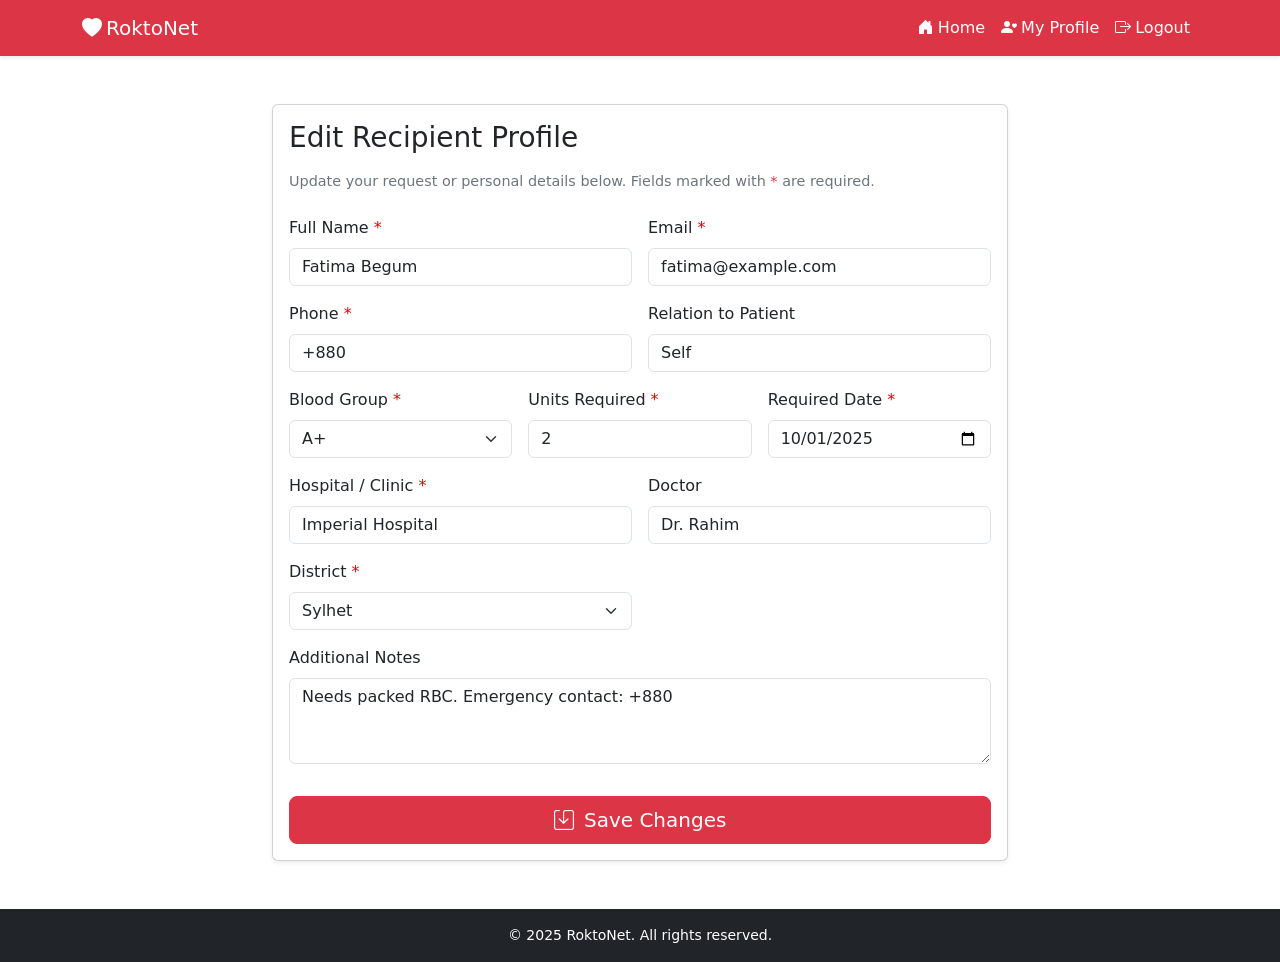
<file: edit_recipient.html>
<!DOCTYPE html>
<html lang="en">
<head>
  <meta charset="utf-8"/>
  <meta name="viewport" content="width=device-width,initial-scale=1"/>
  <title>Edit Recipient Profile – RoktoNet</title>

  <!-- Bootstrap CSS -->
  <link href="https://cdn.jsdelivr.net/npm/bootstrap@5.3.0/dist/css/bootstrap.min.css" rel="stylesheet"/>

  <!-- Bootstrap Icons -->
  <link href="https://cdn.jsdelivr.net/npm/bootstrap-icons@1.10.5/font/bootstrap-icons.css" rel="stylesheet"/>

  <!-- Custom Styles -->
  <link rel="stylesheet" href="/static/css/style.css"/>

  <style>
    .required:after { content:" *"; color:#d00; }
    .muted-small { font-size:0.9rem; color:#6c757d; }
  </style>
</head>
<body class="d-flex flex-column min-vh-100">

  <!-- Navbar -->
  <nav class="navbar navbar-expand-lg navbar-dark bg-danger shadow-sm">
    <div class="container">
      <a class="navbar-brand" href="index.html"><i class="bi bi-heart-fill me-1"></i>RoktoNet</a>
      <button class="navbar-toggler" type="button" data-bs-toggle="collapse" data-bs-target="#navMenu">
        <span class="navbar-toggler-icon"></span>
      </button>
      <div class="collapse navbar-collapse" id="navMenu">
        <ul class="navbar-nav ms-auto">
          <li class="nav-item"><a class="nav-link" href="index.html"><i class="bi bi-house-door-fill me-1"></i>Home</a></li>
          <li class="nav-item"><a class="nav-link active" href="recipient_profile.html"><i class="bi bi-person-heart me-1"></i>My Profile</a></li>
          <li class="nav-item"><a class="nav-link" href="logout.html"><i class="bi bi-box-arrow-right me-1"></i>Logout</a></li>
        </ul>
      </div>
    </div>
  </nav>

  <!-- Main -->
  <main class="flex-grow-1 container py-5">
    <div class="row justify-content-center">
      <div class="col-lg-8">
        <div class="card shadow-sm">
          <div class="card-body">
            <h3 class="card-title mb-3">Edit Recipient Profile</h3>
            <p class="muted-small mb-4">Update your request or personal details below. Fields marked with <span class="text-danger">*</span> are required.</p>

            <form id="editRecipientForm" class="needs-validation" novalidate>
              <div class="row g-3">

                <div class="col-md-6">
                  <label for="full_name" class="form-label required">Full Name</label>
                  <input type="text" id="full_name" name="full_name" class="form-control" value="Fatima Begum" required/>
                  <div class="invalid-feedback">Please enter your full name.</div>
                </div>

                <div class="col-md-6">
                  <label for="email" class="form-label required">Email</label>
                  <input type="email" id="email" name="email" class="form-control" value="fatima@example.com" required/>
                  <div class="invalid-feedback">Please enter a valid email.</div>
                </div>

                <div class="col-md-6">
                  <label for="phone" class="form-label required">Phone</label>
                  <input type="tel" id="phone" name="phone" class="form-control" value="+880" required/>
                  <div class="invalid-feedback">Please enter a valid phone number.</div>
                </div>

                <div class="col-md-6">
                  <label for="relation" class="form-label">Relation to Patient</label>
                  <input type="text" id="relation" name="relation" class="form-control" value="Self"/>
                </div>

                <div class="col-md-4">
                  <label for="blood_group" class="form-label required">Blood Group</label>
                  <select id="blood_group" name="blood_group" class="form-select" required>
                    <option value="">Select</option>
                    <option selected>A+</option>
                    <option>A-</option><option>B+</option><option>B-</option>
                    <option>O+</option><option>O-</option>
                    <option>AB+</option><option>AB-</option>
                  </select>
                  <div class="invalid-feedback">Please select blood group.</div>
                </div>

                <div class="col-md-4">
                  <label for="units" class="form-label required">Units Required</label>
                  <input type="number" id="units" name="units" class="form-control" value="2" min="1" required/>
                  <div class="invalid-feedback">Enter number of units.</div>
                </div>

                <div class="col-md-4">
                  <label for="required_date" class="form-label required">Required Date</label>
                  <input type="date" id="required_date" name="required_date" class="form-control" value="2025-10-01" required/>
                  <div class="invalid-feedback">Select required date.</div>
                </div>

                <div class="col-md-6">
                  <label for="hospital" class="form-label required">Hospital / Clinic</label>
                  <input type="text" id="hospital" name="hospital" class="form-control" value="
Imperial Hospital" required/>
                  <div class="invalid-feedback">Enter hospital name.</div>
                </div>

                <div class="col-md-6">
                  <label for="doctor" class="form-label">Doctor</label>
                  <input type="text" id="doctor" name="doctor" class="form-control" value="Dr. Rahim"/>
                </div>

                <div class="col-md-6">
                  <label for="district" class="form-label required">District</label>
                  <select id="district" name="district" class="form-select" required>
                    <option value="">Select</option>
                    <option selected>Sylhet</option>
                    <option>Dhaka</option><option>Chattogram</option><option>Rajshahi</option>
                  </select>
                  <div class="invalid-feedback">Please select district.</div>
                </div>

                <div class="col-12">
                  <label for="notes" class="form-label">Additional Notes</label>
                  <textarea id="notes" name="notes" class="form-control" rows="3">Needs packed RBC. Emergency contact: +880</textarea>
                </div>

                <div class="col-12">
                  <div id="formAlert" class="alert d-none" role="alert"></div>
                </div>

                <div class="col-12 d-grid">
                  <button id="saveBtn" type="submit" class="btn btn-danger btn-lg">
                    <i class="bi bi-save me-1"></i> Save Changes
                  </button>
                </div>

              </div>
            </form>
          </div>
        </div>
      </div>
    </div>
  </main>

  <!-- Footer -->
  <footer class="bg-dark text-white py-3 mt-auto">
    <div class="container text-center small">
      &copy; 2025 RoktoNet. All rights reserved.
    </div>
  </footer>

  <!-- Bootstrap JS -->
  <script src="https://cdn.jsdelivr.net/npm/bootstrap@5.3.0/dist/js/bootstrap.bundle.min.js"></script>

  <!-- Page JS: frontend-only validation + simulated save -->
  <script>
    const form = document.getElementById('editRecipientForm');
    const formAlert = document.getElementById('formAlert');

    form.addEventListener('submit', async (e) => {
      e.preventDefault();
      e.stopPropagation();
      form.classList.add('was-validated');

      if (!form.checkValidity()) {
        formAlert.className = 'alert alert-danger';
        formAlert.textContent = 'Please fix the errors before saving.';
        formAlert.classList.remove('d-none');
        return;
      }

      formAlert.className = 'alert alert-info';
      formAlert.textContent = 'Saving changes...';
      formAlert.classList.remove('d-none');

      // Simulate API call
      try {
        await new Promise(r => setTimeout(r, 800));
        formAlert.className = 'alert alert-success';
        formAlert.textContent = 'Profile updated successfully. Redirecting...';
        setTimeout(()=> window.location.href = 'recipient_profile.html', 1200);
      } catch (err) {
        formAlert.className = 'alert alert-danger';
        formAlert.textContent = 'Error saving profile (frontend simulation).';
      }
    });
  </script>
</body>
</html>
</file>
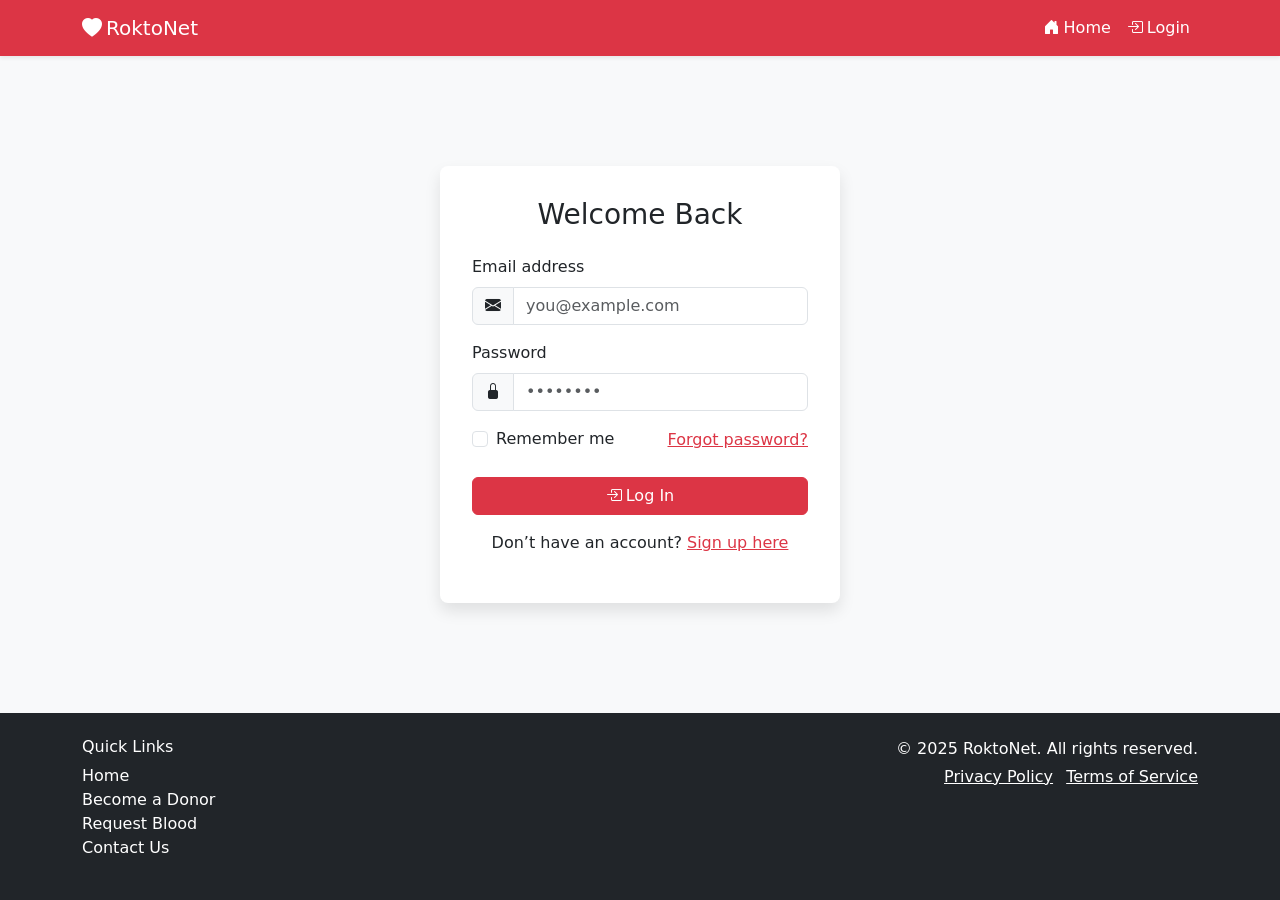
<file: login.html>
<!DOCTYPE html>
<html lang="en">
<head>
  <meta charset="UTF-8" />
  <meta name="viewport" content="width=device-width, initial-scale=1" />
  <title>RoktoNet – Login</title>
  <!-- Bootstrap CSS -->
  <link
    href="https://cdn.jsdelivr.net/npm/bootstrap@5.3.0/dist/css/bootstrap.min.css"
    rel="stylesheet"
  />
  <!-- Bootstrap Icons -->
  <link
    href="https://cdn.jsdelivr.net/npm/bootstrap-icons@1.10.5/font/bootstrap-icons.css"
    rel="stylesheet"
  />
  <!-- Custom Styles -->
  <link rel="stylesheet" href="/static/css/style.css" />
  <style>
    /* Quick in-page overrides */
    body {
      min-height: 100vh;
      display: flex;
      flex-direction: column;
    }
    .login-container {
      flex: 1;
      display: flex;
      align-items: center;
      justify-content: center;
    }
    .login-card {
      max-width: 400px;
      width: 100%;
      padding: 2rem;
      border-radius: 0.5rem;
      box-shadow: 0 0.5rem 1rem rgba(0, 0, 0, 0.1);
    }
  </style>
</head>
<body>

  <!-- Navbar -->
  <nav class="navbar navbar-expand-lg navbar-dark bg-danger shadow-sm">
    <div class="container">
      <a class="navbar-brand" href="/">
        <i class="bi bi-heart-fill me-1"></i>RoktoNet
      </a>
      <button
        class="navbar-toggler"
        type="button"
        data-bs-toggle="collapse"
        data-bs-target="#navMenu"
      >
        <span class="navbar-toggler-icon"></span>
      </button>
      <div class="collapse navbar-collapse" id="navMenu">
        <ul class="navbar-nav ms-auto">
          <li class="nav-item">
            <a class="nav-link" href="/"> 
              <i class="bi bi-house-door-fill me-1"></i>Home
            </a>
          </li>
          <li class="nav-item">
            <a class="nav-link active" href="/login"> 
              <i class="bi bi-box-arrow-in-right me-1"></i>Login
            </a>
          </li>
        </ul>
      </div>
    </div>
  </nav>

  <!-- Login Form -->
  <div class="login-container bg-light">
    <div class="login-card bg-white">
      <h3 class="text-center mb-4">Welcome Back</h3>
      <form method="post" action="/login">
        <!-- CSRF token (Flask-WTF) -->
        <!-- <input type="hidden" name="csrf_token" value="{{ csrf_token() }}"> -->

        <div class="mb-3">
          <label for="email" class="form-label">Email address</label>
          <div class="input-group">
            <span class="input-group-text">
              <i class="bi bi-envelope-fill"></i>
            </span>
            <input
              type="email"
              class="form-control"
              id="email"
              name="email"
              placeholder="you@example.com"
              required
            />
          </div>
        </div>

        <div class="mb-3">
          <label for="password" class="form-label">Password</label>
          <div class="input-group">
            <span class="input-group-text">
              <i class="bi bi-lock-fill"></i>
            </span>
            <input
              type="password"
              class="form-control"
              id="password"
              name="password"
              placeholder="••••••••"
              required
            />
          </div>
        </div>

        <div class="d-flex justify-content-between align-items-center mb-4">
          <div class="form-check">
            <input
              class="form-check-input"
              type="checkbox"
              id="remember_me"
              name="remember_me"
            />
            <label class="form-check-label" for="remember_me">
              Remember me
            </label>
          </div>
          <a href="/forgot-password" class="link-danger">Forgot password?</a>
        </div>

        <div class="d-grid">
          <button type="submit" class="btn btn-danger">
            <i class="bi bi-box-arrow-in-right me-1"></i>Log In
          </button>
        </div>
      </form>

      <p class="text-center mt-3">
        Don’t have an account?
        <a href="/donor/register" class="link-danger">Sign up here</a>
      </p>
    </div>
  </div>

  <!-- Footer -->
  <footer class="bg-dark text-white py-4 mt-auto">
    <div class="container d-flex flex-column flex-md-row justify-content-between">
      <div>
        <h6>Quick Links</h6>
        <ul class="list-unstyled">
          <li><a href="/" class="text-white">Home</a></li>
          <li><a href="/donor/register" class="text-white">Become a Donor</a></li>
          <li><a href="/recipient/register" class="text-white">Request Blood</a></li>
          <li><a href="/contact" class="text-white">Contact Us</a></li>
        </ul>
      </div>
      <div class="text-md-end mt-3 mt-md-0">
        <p class="mb-1">&copy; 2025 RoktoNet. All rights reserved.</p>
        <a href="/privacy" class="text-white me-2">Privacy Policy</a>
        <a href="/terms" class="text-white">Terms of Service</a>
      </div>
    </div>
  </footer>

  <!-- Bootstrap JS Bundle -->
  <script
    src="https://cdn.jsdelivr.net/npm/bootstrap@5.3.0/dist/js/bootstrap.bundle.min.js"
  ></script>
</body>
</html>
</file>
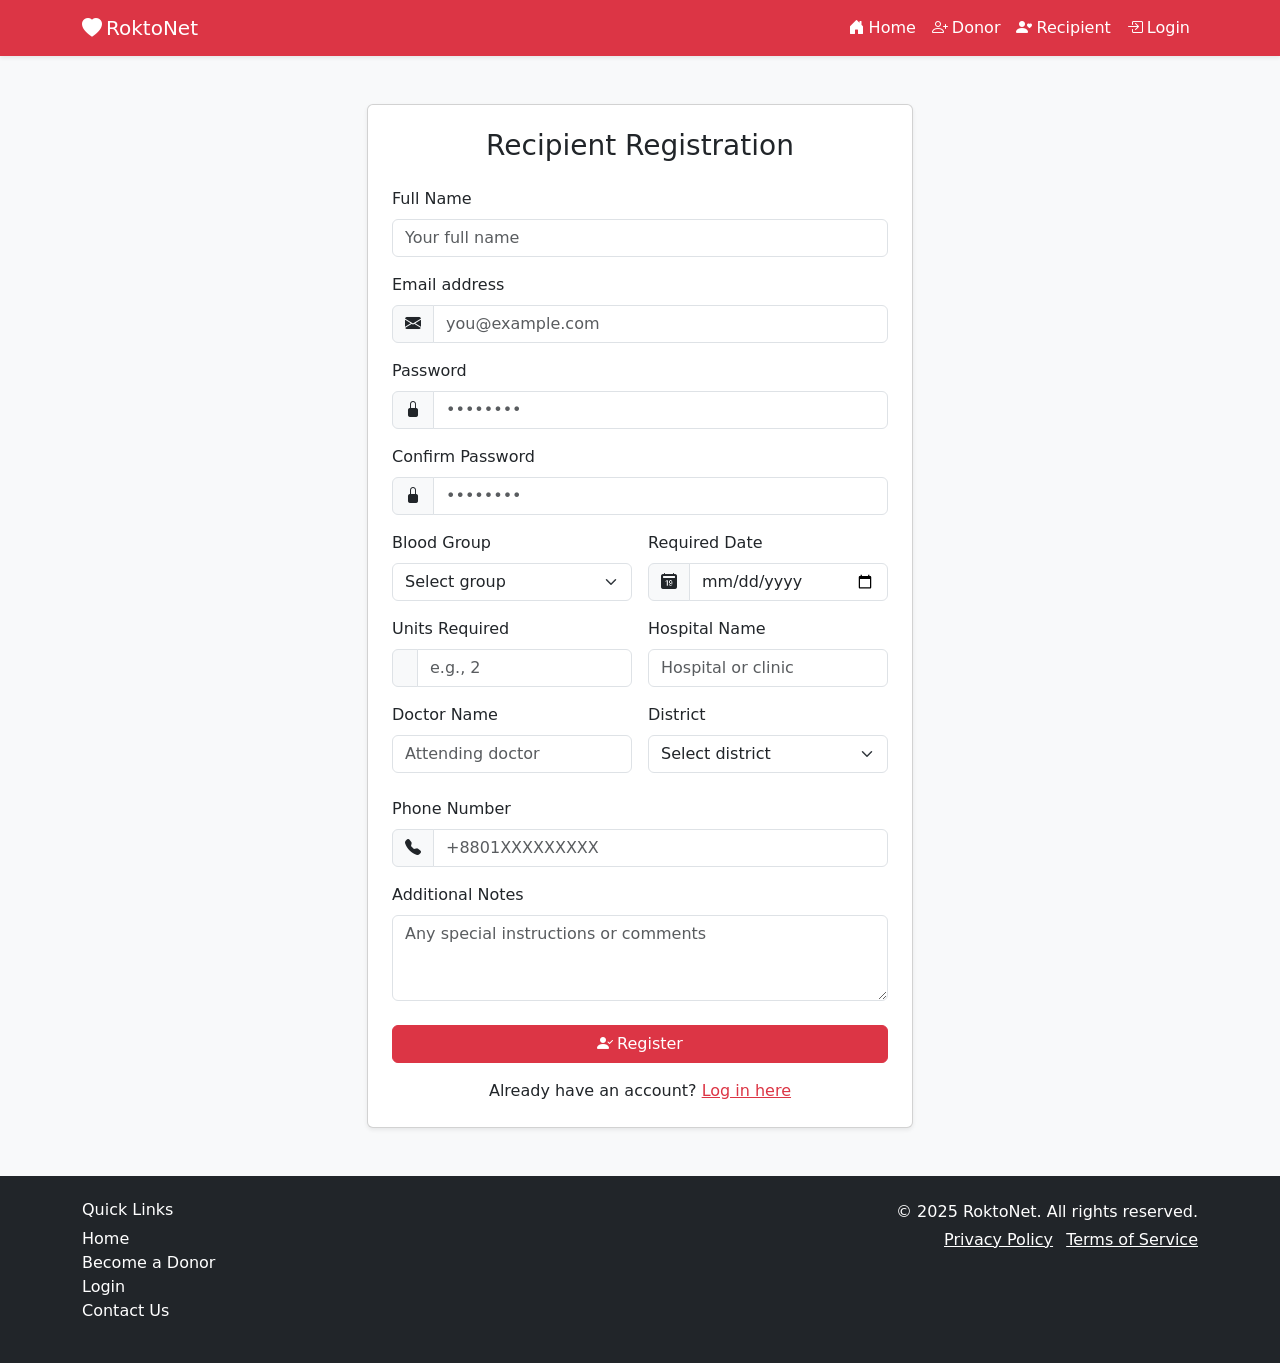
<file: recipient_register.html>
<!DOCTYPE html>
<html lang="en">
<head>
  <meta charset="UTF-8" />
  <meta name="viewport" content="width=device-width, initial-scale=1" />
  <title>Recipient Registration – RoktoNet</title>

  <!-- Bootstrap CSS -->
  <link
    href="https://cdn.jsdelivr.net/npm/bootstrap@5.3.0/dist/css/bootstrap.min.css"
    rel="stylesheet"
  />

  <!-- Bootstrap Icons -->
  <link
    href="https://cdn.jsdelivr.net/npm/bootstrap-icons@1.10.5/font/bootstrap-icons.css"
    rel="stylesheet"
  />

  <!-- Custom Styles -->
  <link rel="stylesheet" href="/static/css/style.css" />
</head>
<body class="d-flex flex-column min-vh-100">

  <!-- Navbar -->
  <nav class="navbar navbar-expand-lg navbar-dark bg-danger shadow-sm">
    <div class="container">
      <a class="navbar-brand" href="index.html">
        <i class="bi bi-heart-fill me-1"></i>RoktoNet
      </a>
      <button
        class="navbar-toggler"
        type="button"
        data-bs-toggle="collapse"
        data-bs-target="#navMenu"
      >
        <span class="navbar-toggler-icon"></span>
      </button>
      <div class="collapse navbar-collapse" id="navMenu">
        <ul class="navbar-nav ms-auto">
          <li class="nav-item">
            <a class="nav-link" href="index.html">
              <i class="bi bi-house-door-fill me-1"></i>Home
            </a>
          </li>
          <li class="nav-item">
            <a class="nav-link" href="donor_register.html">
              <i class="bi bi-person-plus me-1"></i>Donor
            </a>
          </li>
          <li class="nav-item">
            <a class="nav-link active" href="recipient_register.html">
              <i class="bi bi-person-heart me-1"></i>Recipient
            </a>
          </li>
          <li class="nav-item">
            <a class="nav-link" href="login.html">
              <i class="bi bi-box-arrow-in-right me-1"></i>Login
            </a>
          </li>
        </ul>
      </div>
    </div>
  </nav>

  <!-- Recipient Registration Form -->
  <main class="flex-grow-1 d-flex align-items-center py-5 bg-light">
    <div class="container">
      <div class="row justify-content-center">
        <div class="col-md-8 col-lg-6">
          <div class="card shadow-sm">
            <div class="card-body p-4">
              <h3 class="card-title mb-4 text-center">Recipient Registration</h3>
              <form action="/recipient/register" method="post">
                <!-- Full Name -->
                <div class="mb-3">
                  <label for="full_name" class="form-label">Full Name</label>
                  <input
                    type="text"
                    class="form-control"
                    id="full_name"
                    name="full_name"
                    placeholder="Your full name"
                    required
                  />
                </div>

                <!-- Email Address -->
                <div class="mb-3">
                  <label for="email" class="form-label">Email address</label>
                  <div class="input-group">
                    <span class="input-group-text">
                      <i class="bi bi-envelope-fill"></i>
                    </span>
                    <input
                      type="email"
                      class="form-control"
                      id="email"
                      name="email"
                      placeholder="you@example.com"
                      required
                    />
                  </div>
                </div>

                <!-- Password -->
                <div class="mb-3">
                  <label for="password" class="form-label">Password</label>
                  <div class="input-group">
                    <span class="input-group-text">
                      <i class="bi bi-lock-fill"></i>
                    </span>
                    <input
                      type="password"
                      class="form-control"
                      id="password"
                      name="password"
                      placeholder="••••••••"
                      required
                    />
                  </div>
                </div>

                <!-- Confirm Password -->
                <div class="mb-3">
                  <label for="confirm_password" class="form-label">Confirm Password</label>
                  <div class="input-group">
                    <span class="input-group-text">
                      <i class="bi bi-lock-fill"></i>
                    </span>
                    <input
                      type="password"
                      class="form-control"
                      id="confirm_password"
                      name="confirm_password"
                      placeholder="••••••••"
                      required
                    />
                  </div>
                </div>

                <!-- Blood Group & Required Date -->
                <div class="row g-3 mb-3">
                  <div class="col-md-6">
                    <label for="blood_group" class="form-label">Blood Group</label>
                    <select class="form-select" id="blood_group" name="blood_group" required>
                      <option selected disabled>Select group</option>
                      <option value="A+">A+</option>
                      <option value="A-">A−</option>
                      <option value="B+">B+</option>
                      <option value="B-">B−</option>
                      <option value="O+">O+</option>
                      <option value="O-">O−</option>
                      <option value="AB+">AB+</option>
                      <option value="AB-">AB−</option>
                    </select>
                  </div>
                  <div class="col-md-6">
                    <label for="required_date" class="form-label">Required Date</label>
                    <div class="input-group">
                      <span class="input-group-text">
                        <i class="bi bi-calendar2-date-fill"></i>
                      </span>
                      <input
                        type="date"
                        class="form-control"
                        id="required_date"
                        name="required_date"
                        required
                      />
                    </div>
                  </div>
                </div>

                <!-- Quantity & Hospital -->
                <div class="row g-3 mb-3">
                  <div class="col-md-6">
                    <label for="quantity" class="form-label">Units Required</label>
                    <div class="input-group">
                      <span class="input-group-text">
                        <i class="bi bi-droplet-half-fill"></i>
                      </span>
                      <input
                        type="number"
                        class="form-control"
                        id="quantity"
                        name="quantity"
                        min="1"
                        placeholder="e.g., 2"
                        required
                      />
                    </div>
                  </div>
                  <div class="col-md-6">
                    <label for="hospital" class="form-label">Hospital Name</label>
                    <input
                      type="text"
                      class="form-control"
                      id="hospital"
                      name="hospital"
                      placeholder="Hospital or clinic"
                      required
                    />
                  </div>
                </div>

                <!-- Doctor & District -->
                <div class="row g-3 mb-4">
                  <div class="col-md-6">
                    <label for="doctor" class="form-label">Doctor Name</label>
                    <input
                      type="text"
                      class="form-control"
                      id="doctor"
                      name="doctor"
                      placeholder="Attending doctor"
                    />
                  </div>
                  <div class="col-md-6">
                    <label for="district" class="form-label">District</label>
                    <select class="form-select" id="district" name="district" required>
                      <option selected disabled>Select district</option>
                      <option>Dhaka</option>
                      <option>Chattogram</option>
                      <option>Sylhet</option>
                      <option>Rajshahi</option>
                      <!-- add more -->
                    </select>
                  </div>
                </div>

                <!-- Phone & Notes -->
                <div class="mb-3">
                  <label for="phone" class="form-label">Phone Number</label>
                  <div class="input-group">
                    <span class="input-group-text">
                      <i class="bi bi-telephone-fill"></i>
                    </span>
                    <input
                      type="tel"
                      class="form-control"
                      id="phone"
                      name="phone"
                      placeholder="+8801XXXXXXXXX"
                      required
                    />
                  </div>
                </div>
                <div class="mb-4">
                  <label for="notes" class="form-label">Additional Notes</label>
                  <textarea
                    class="form-control"
                    id="notes"
                    name="notes"
                    rows="3"
                    placeholder="Any special instructions or comments"
                  ></textarea>
                </div>

                <!-- Submit -->
                <div class="d-grid mb-3">
                  <button type="submit" class="btn btn-danger">
                    <i class="bi bi-person-check-fill me-1"></i>Register
                  </button>
                </div>

                <!-- Sign-in Link -->
                <p class="text-center mb-0">
                  Already have an account?
                  <a href="login.html" class="link-danger">Log in here</a>
                </p>
              </form>
            </div>
          </div>
        </div>
      </div>
    </div>
  </main>

  <!-- Footer -->
  <footer class="bg-dark text-white py-4 mt-auto">
    <div class="container d-flex flex-column flex-md-row justify-content-between">
      <div>
        <h6>Quick Links</h6>
        <ul class="list-unstyled">
          <li><a href="index.html" class="text-white">Home</a></li>
          <li><a href="donor_register.html" class="text-white">Become a Donor</a></li>
          <li><a href="login.html" class="text-white">Login</a></li>
          <li><a href="contact.html" class="text-white">Contact Us</a></li>
        </ul>
      </div>
      <div class="text-md-end mt-3 mt-md-0">
        <p class="mb-1">&copy; 2025 RoktoNet. All rights reserved.</p>
        <a href="privacy.html" class="text-white me-2">Privacy Policy</a>
        <a href="terms.html" class="text-white">Terms of Service</a>
      </div>
    </div>
  </footer>

  <!-- Bootstrap JS Bundle -->
  <script
    src="https://cdn.jsdelivr.net/npm/bootstrap@5.3.0/dist/js/bootstrap.bundle.min.js"
  ></script>
</body>
</html>
</file>
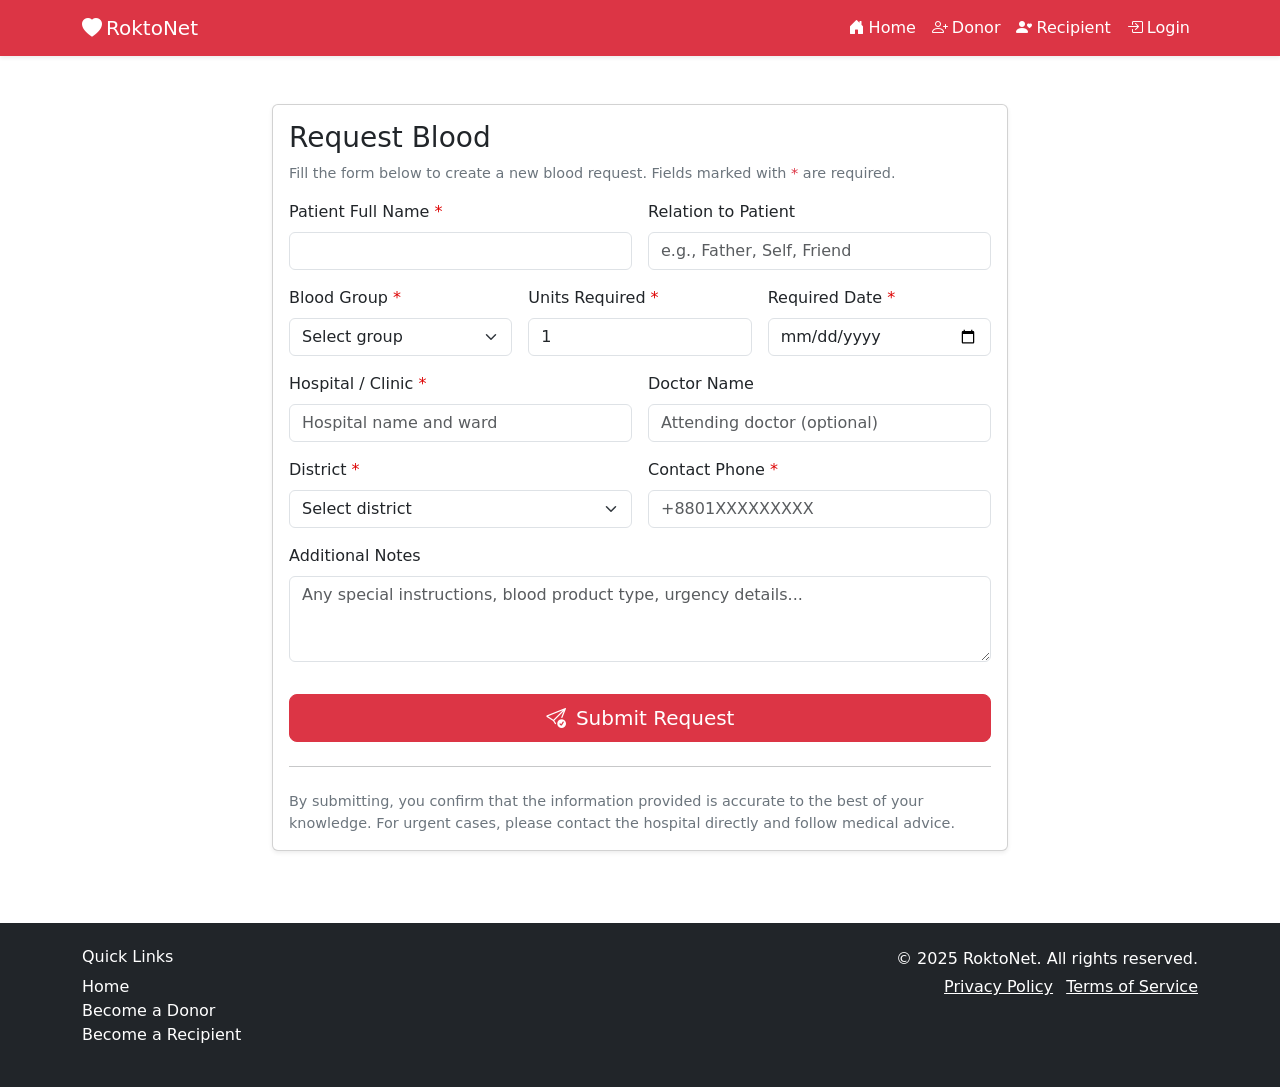
<file: request_blood.html>
<!DOCTYPE html>
<html lang="en">
<head>
  <meta charset="utf-8" />
  <meta name="viewport" content="width=device-width,initial-scale=1" />
  <title>Request Blood – RoktoNet</title>

  <!-- Bootstrap CSS -->
  <link href="https://cdn.jsdelivr.net/npm/bootstrap@5.3.0/dist/css/bootstrap.min.css" rel="stylesheet"/>

  <!-- Bootstrap Icons -->
  <link href="https://cdn.jsdelivr.net/npm/bootstrap-icons@1.10.5/font/bootstrap-icons.css" rel="stylesheet"/>

  <!-- Custom Styles -->
  <link rel="stylesheet" href="/static/css/style.css" />

  <style>
    .muted-small { font-size:0.9rem; color:#6c757d; }
    .required:after { content: " *"; color: #d00; }
  </style>
</head>
<body class="d-flex flex-column min-vh-100">

  <!-- Navbar -->
  <nav class="navbar navbar-expand-lg navbar-dark bg-danger shadow-sm">
    <div class="container">
      <a class="navbar-brand" href="index.html"><i class="bi bi-heart-fill me-1"></i>RoktoNet</a>
      <button class="navbar-toggler" type="button" data-bs-toggle="collapse" data-bs-target="#navMenu">
        <span class="navbar-toggler-icon"></span>
      </button>
      <div class="collapse navbar-collapse" id="navMenu">
        <ul class="navbar-nav ms-auto">
          <li class="nav-item"><a class="nav-link" href="index.html"><i class="bi bi-house-door-fill me-1"></i>Home</a></li>
          <li class="nav-item"><a class="nav-link" href="donor_register.html"><i class="bi bi-person-plus me-1"></i>Donor</a></li>
          <li class="nav-item"><a class="nav-link" href="recipient_register.html"><i class="bi bi-person-heart me-1"></i>Recipient</a></li>
          <li class="nav-item"><a class="nav-link" href="login.html"><i class="bi bi-box-arrow-in-right me-1"></i>Login</a></li>
        </ul>
      </div>
    </div>
  </nav>

  <!-- Main -->
  <main class="flex-grow-1 container py-5">
    <div class="row justify-content-center">
      <div class="col-lg-8">

        <div class="card shadow-sm mb-4">
          <div class="card-body">
            <h3 class="card-title mb-2">Request Blood</h3>
            <p class="muted-small mb-3">Fill the form below to create a new blood request. Fields marked with <span class="text-danger">*</span> are required.</p>

            <form id="requestForm" class="needs-validation" novalidate>
              <div class="row g-3">

                <div class="col-md-6">
                  <label for="patient_name" class="form-label required">Patient Full Name</label>
                  <input type="text" class="form-control" id="patient_name" name="patient_name" required />
                  <div class="invalid-feedback">Please enter the patient's full name.</div>
                </div>

                <div class="col-md-6">
                  <label for="relation" class="form-label">Relation to Patient</label>
                  <input type="text" class="form-control" id="relation" name="relation" placeholder="e.g., Father, Self, Friend" />
                </div>

                <div class="col-md-4">
                  <label for="blood_group" class="form-label required">Blood Group</label>
                  <select id="blood_group" name="blood_group" class="form-select" required>
                    <option value="">Select group</option>
                    <option value="A+">A+</option><option value="A-">A-</option>
                    <option value="B+">B+</option><option value="B-">B-</option>
                    <option value="O+">O+</option><option value="O-">O-</option>
                    <option value="AB+">AB+</option><option value="AB-">AB-</option>
                  </select>
                  <div class="invalid-feedback">Please select a blood group.</div>
                </div>

                <div class="col-md-4">
                  <label for="units" class="form-label required">Units Required</label>
                  <input type="number" id="units" name="units" class="form-control" min="1" value="1" required />
                  <div class="invalid-feedback">Enter number of units required.</div>
                </div>

                <div class="col-md-4">
                  <label for="required_date" class="form-label required">Required Date</label>
                  <input type="date" id="required_date" name="required_date" class="form-control" required />
                  <div class="invalid-feedback">Please select the date when blood is needed.</div>
                </div>

                <div class="col-md-6">
                  <label for="hospital" class="form-label required">Hospital / Clinic</label>
                  <input type="text" id="hospital" name="hospital" class="form-control" placeholder="Hospital name and ward" required />
                  <div class="invalid-feedback">Enter hospital or clinic name.</div>
                </div>

                <div class="col-md-6">
                  <label for="doctor" class="form-label">Doctor Name</label>
                  <input type="text" id="doctor" name="doctor" class="form-control" placeholder="Attending doctor (optional)" />
                </div>

                <div class="col-md-6">
                  <label for="district" class="form-label required">District</label>
                  <select id="district" name="district" class="form-select" required>
                    <option value="">Select district</option>
                    <option>Dhaka</option><option>Chattogram</option><option>Sylhet</option><option>Rajshahi</option>
                    <!-- add more as needed -->
                  </select>
                  <div class="invalid-feedback">Please select the district.</div>
                </div>

                <div class="col-md-6">
                  <label for="phone" class="form-label required">Contact Phone</label>
                  <input type="tel" id="phone" name="phone" class="form-control" placeholder="+8801XXXXXXXXX" required />
                  <div class="invalid-feedback">Please enter a contact phone number.</div>
                </div>

                <div class="col-12">
                  <label for="notes" class="form-label">Additional Notes</label>
                  <textarea id="notes" name="notes" class="form-control" rows="3" placeholder="Any special instructions, blood product type, urgency details..."></textarea>
                </div>

                <div class="col-12">
                  <div id="formAlert" class="alert d-none" role="alert"></div>
                </div>

                <div class="col-12 d-grid">
                  <button id="submitBtn" type="submit" class="btn btn-danger btn-lg">
                    <i class="bi bi-send-check me-1"></i> Submit Request
                  </button>
                </div>

              </div>
            </form>

            <hr class="my-4" />

            <div class="muted-small">
              By submitting, you confirm that the information provided is accurate to the best of your knowledge. For urgent cases, please contact the hospital directly and follow medical advice.
            </div>
          </div>
        </div>

      </div>
    </div>
  </main>

  <!-- Footer -->
  <footer class="bg-dark text-white py-4 mt-auto">
    <div class="container d-flex flex-column flex-md-row justify-content-between">
      <div>
        <h6>Quick Links</h6>
        <ul class="list-unstyled">
          <li><a href="index.html" class="text-white">Home</a></li>
          <li><a href="donor_register.html" class="text-white">Become a Donor</a></li>
          <li><a href="recpient_register.html" class="text-white">Become a Recipient</a></li>
        </ul>
      </div>
      <div class="text-md-end mt-3 mt-md-0">
        <p class="mb-1">&copy; 2025 RoktoNet. All rights reserved.</p>
        <a href="privacy.html" class="text-white me-2">Privacy Policy</a>
        <a href="terms.html" class="text-white">Terms of Service</a>
      </div>
    </div>
  </footer>

  <!-- Bootstrap JS Bundle -->
  <script src="https://cdn.jsdelivr.net/npm/bootstrap@5.3.0/dist/js/bootstrap.bundle.min.js"></script>

  <!-- Frontend-only JS: client validation + sample POST / fallback -->
  <script>
    // Configuration: API endpoint for creating requests
    const API_CREATE = '/api/requests'; // backend should accept POST JSON and respond with created resource

    const form = document.getElementById('requestForm');
    const submitBtn = document.getElementById('submitBtn');
    const formAlert = document.getElementById('formAlert');

    // Bootstrap validation
    (function () {
      'use strict';
      form.addEventListener('submit', async function (event) {
        event.preventDefault();
        event.stopPropagation();
        form.classList.add('was-validated');

        if (!form.checkValidity()) {
          formAlert.className = 'alert alert-danger';
          formAlert.textContent = 'Please fix the errors in the form before submitting.';
          formAlert.classList.remove('d-none');
          return;
        }

        formAlert.className = 'alert alert-info';
        formAlert.textContent = 'Submitting request...';
        formAlert.classList.remove('d-none');

        // collect payload
        const payload = {
          patient_name: form.patient_name.value.trim(),
          relation: form.relation.value.trim(),
          blood_group: form.blood_group.value,
          units: Number(form.units.value) || 1,
          required_date: form.required_date.value,
          hospital: form.hospital.value.trim(),
          doctor: form.doctor.value.trim(),
          district: form.district.value,
          phone: form.phone.value.trim(),
          notes: form.notes.value.trim()
        };

        // Try to POST to backend API. If backend not available, fallback to local simulation.
        try {
          const res = await fetch(API_CREATE, {
            method: 'POST',
            headers: { 'Content-Type': 'application/json' },
            body: JSON.stringify(payload)
          });

          if (!res.ok) {
            // show server message if provided
            let text = await res.text().catch(()=>null);
            formAlert.className = 'alert alert-danger';
            formAlert.innerHTML = `Server error (${res.status}). ${text ? 'Message: ' + text : ''}`;
            return;
          }

          // on success, try to parse JSON and redirect or show success
          let data;
          try { data = await res.json(); } catch(e){ data = null; }
          formAlert.className = 'alert alert-success';
          formAlert.innerHTML = 'Request submitted successfully.';

          // If backend returned a detail URL or id, redirect to request page
          if (data && data.id) {
            const redirect = data.url || `/request/${data.id}`;
            formAlert.innerHTML += ` Redirecting to <a href="${redirect}">request page</a>...`;
            setTimeout(()=> window.location.href = redirect, 1200);
          } else {
            // clear form after short delay
            setTimeout(()=> { form.reset(); form.classList.remove('was-validated'); formAlert.classList.add('d-none'); }, 1400);
          }

        } catch (err) {
          // Fallback for development when backend is not ready
          console.error('POST error', err);
          formAlert.className = 'alert alert-warning';
          formAlert.innerHTML = 'Could not reach server. Simulating success for frontend testing.';
          // Simulate created object and redirect to a static recipient_profile page
          setTimeout(()=> {
            formAlert.classList.add('d-none');
            // redirect to a static sample page (change if you have a dynamic route later)
            window.location.href = 'recipient_profile.html';
          }, 1200);
        }
      }, false);
    })();
  </script>
</body>
</html>
</file>
<file: static/css/style.css>
/* ========== style.css ========== */

/* Hero Section */
.nav-link {
  color: #fff;
}
.hero {
  background: url('../images/blood_Bank_bg.jpeg') center/cover no-repeat;
  color: #ffffff;
  padding: 120px 0;
  text-shadow: 0 1px 5px rgba(0, 0, 0, 0.6);
}

.hero .hero-subtext {
  color: lightcoral;  /* light red */
}
.display-4 .fw-bold {
    margin-top: 10px;
}
/* Feature Icons */
.feature-icon {
  font-size: 2rem;
  color: #e74c3c;  /* bootstrap’s danger red */
}

/* Navbar Overrides (optional tweaks) */
.navbar.bg-danger {
  background-color: #dc3545 !important;  /* ensure consistent red */
}

/* Footer Quick Links */
footer .list-unstyled a {
  color: #ffffff;
  text-decoration: none;
}

footer .list-unstyled a:hover {
  text-decoration: underline;
}

/* Utility Overrides (optional) */
.text-warning {
  color: #ff3907 !important;
}

.text-info {
  color: #0dcaf0 !important;
}

/* Responsive Tweaks (if needed) */
@media (max-width: 576px) {
  .hero {
    padding: 80px 0;
  }
  .hero .display-4 {
    font-size: 2.25rem;
  }
}
</file>
